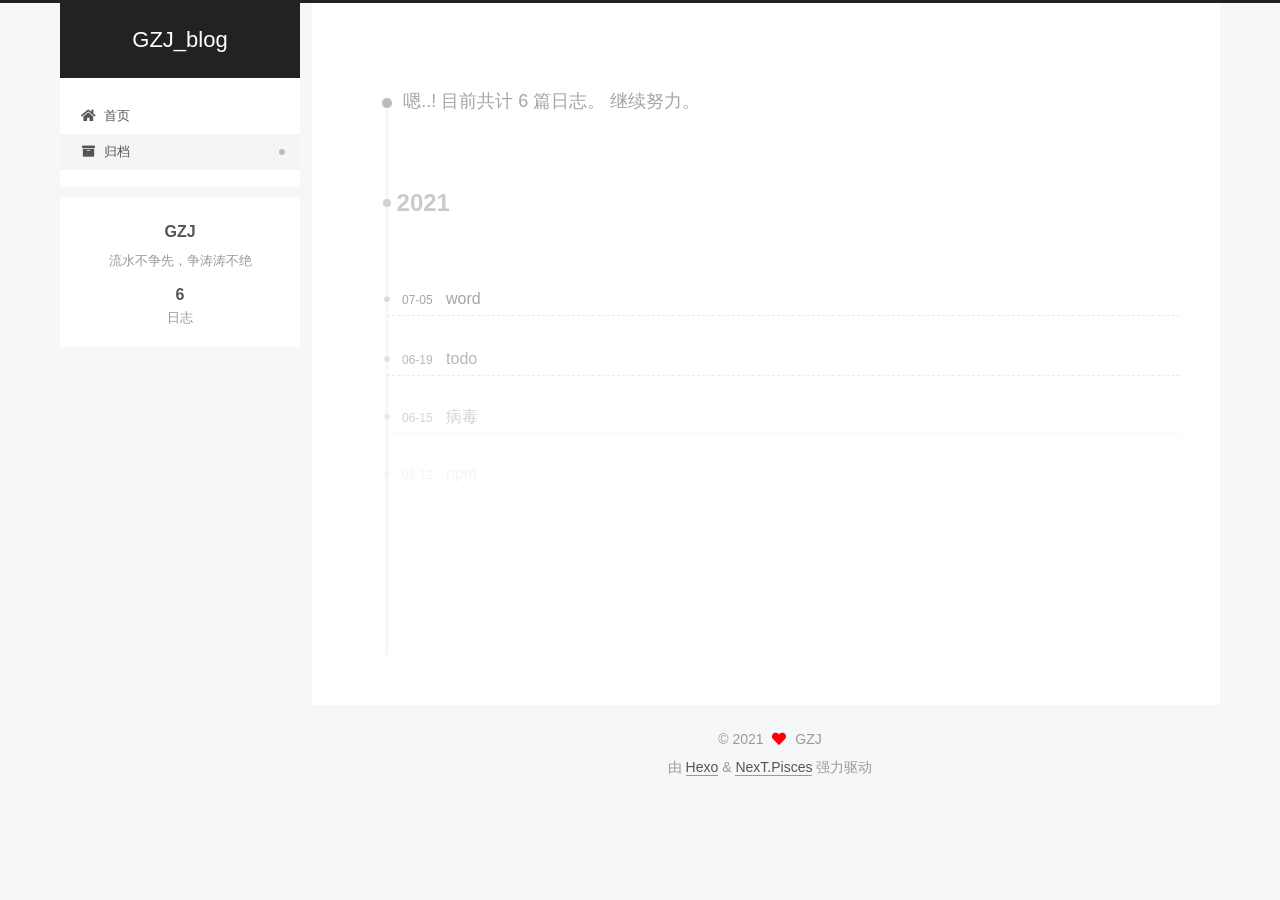
<file: archives/index.html>
<!DOCTYPE html>
<html lang="zh-CN">
<head>
  <meta charset="UTF-8">
<meta name="viewport" content="width=device-width, initial-scale=1, maximum-scale=2">
<meta name="theme-color" content="#222">
<meta name="generator" content="Hexo 5.4.0">
  <link rel="apple-touch-icon" sizes="180x180" href="/images/apple-touch-icon-next.png">
  <link rel="icon" type="image/png" sizes="32x32" href="/images/favicon-32x32-next.png">
  <link rel="icon" type="image/png" sizes="16x16" href="/images/favicon-16x16-next.png">
  <link rel="mask-icon" href="/images/logo.svg" color="#222">

<link rel="stylesheet" href="/css/main.css">


<link rel="stylesheet" href="/lib/font-awesome/css/all.min.css">

<script id="hexo-configurations">
    var NexT = window.NexT || {};
    var CONFIG = {"hostname":"example.com","root":"/","scheme":"Pisces","version":"7.8.0","exturl":false,"sidebar":{"position":"left","display":"post","padding":18,"offset":12,"onmobile":false},"copycode":{"enable":false,"show_result":false,"style":null},"back2top":{"enable":true,"sidebar":false,"scrollpercent":false},"bookmark":{"enable":false,"color":"#222","save":"auto"},"fancybox":false,"mediumzoom":false,"lazyload":false,"pangu":false,"comments":{"style":"tabs","active":null,"storage":true,"lazyload":false,"nav":null},"algolia":{"hits":{"per_page":10},"labels":{"input_placeholder":"Search for Posts","hits_empty":"We didn't find any results for the search: ${query}","hits_stats":"${hits} results found in ${time} ms"}},"localsearch":{"enable":false,"trigger":"auto","top_n_per_article":1,"unescape":false,"preload":false},"motion":{"enable":true,"async":false,"transition":{"post_block":"fadeIn","post_header":"slideDownIn","post_body":"slideDownIn","coll_header":"slideLeftIn","sidebar":"slideUpIn"}}};
  </script>

  <meta name="description" content="流水不争先，争涛涛不绝">
<meta property="og:type" content="website">
<meta property="og:title" content="GZJ_blog">
<meta property="og:url" content="http://example.com/archives/index.html">
<meta property="og:site_name" content="GZJ_blog">
<meta property="og:description" content="流水不争先，争涛涛不绝">
<meta property="og:locale" content="zh_CN">
<meta property="article:author" content="GZJ">
<meta name="twitter:card" content="summary">

<link rel="canonical" href="http://example.com/archives/">


<script id="page-configurations">
  // https://hexo.io/docs/variables.html
  CONFIG.page = {
    sidebar: "",
    isHome : false,
    isPost : false,
    lang   : 'zh-CN'
  };
</script>

  <title>归档 | GZJ_blog</title>
  






  <noscript>
  <style>
  .use-motion .brand,
  .use-motion .menu-item,
  .sidebar-inner,
  .use-motion .post-block,
  .use-motion .pagination,
  .use-motion .comments,
  .use-motion .post-header,
  .use-motion .post-body,
  .use-motion .collection-header { opacity: initial; }

  .use-motion .site-title,
  .use-motion .site-subtitle {
    opacity: initial;
    top: initial;
  }

  .use-motion .logo-line-before i { left: initial; }
  .use-motion .logo-line-after i { right: initial; }
  </style>
</noscript>

</head>

<body itemscope itemtype="http://schema.org/WebPage">
  <div class="container use-motion">
    <div class="headband"></div>

    <header class="header" itemscope itemtype="http://schema.org/WPHeader">
      <div class="header-inner"><div class="site-brand-container">
  <div class="site-nav-toggle">
    <div class="toggle" aria-label="切换导航栏">
      <span class="toggle-line toggle-line-first"></span>
      <span class="toggle-line toggle-line-middle"></span>
      <span class="toggle-line toggle-line-last"></span>
    </div>
  </div>

  <div class="site-meta">

    <a href="/" class="brand" rel="start">
      <span class="logo-line-before"><i></i></span>
      <h1 class="site-title">GZJ_blog</h1>
      <span class="logo-line-after"><i></i></span>
    </a>
  </div>

  <div class="site-nav-right">
    <div class="toggle popup-trigger">
    </div>
  </div>
</div>




<nav class="site-nav">
  <ul id="menu" class="main-menu menu">
        <li class="menu-item menu-item-home">

    <a href="/" rel="section"><i class="fa fa-home fa-fw"></i>首页</a>

  </li>
        <li class="menu-item menu-item-archives">

    <a href="/archives/" rel="section"><i class="fa fa-archive fa-fw"></i>归档</a>

  </li>
  </ul>
</nav>




</div>
    </header>

    
  <div class="back-to-top">
    <i class="fa fa-arrow-up"></i>
    <span>0%</span>
  </div>


    <main class="main">
      <div class="main-inner">
        <div class="content-wrap">
          

          <div class="content archive">
            

  
  
  
  <div class="post-block">
    <div class="posts-collapse">
      <div class="collection-title">
        <span class="collection-header">嗯..! 目前共计 6 篇日志。 继续努力。</span>
      </div>

      
    <div class="collection-year">
      <span class="collection-header">2021</span>
    </div>

  <article itemscope itemtype="http://schema.org/Article">
    <header class="post-header">

      <div class="post-meta">
        <time itemprop="dateCreated"
              datetime="2021-07-05T19:15:54+08:00"
              content="2021-07-05">
          07-05
        </time>
      </div>

      <div class="post-title">
          <a class="post-title-link" href="/2021/07/05/word/" itemprop="url">
            <span itemprop="name">word</span>
          </a>
      </div>

    </header>
  </article>

  <article itemscope itemtype="http://schema.org/Article">
    <header class="post-header">

      <div class="post-meta">
        <time itemprop="dateCreated"
              datetime="2021-06-19T20:47:14+08:00"
              content="2021-06-19">
          06-19
        </time>
      </div>

      <div class="post-title">
          <a class="post-title-link" href="/2021/06/19/todo/" itemprop="url">
            <span itemprop="name">todo</span>
          </a>
      </div>

    </header>
  </article>

  <article itemscope itemtype="http://schema.org/Article">
    <header class="post-header">

      <div class="post-meta">
        <time itemprop="dateCreated"
              datetime="2021-06-15T19:20:05+08:00"
              content="2021-06-15">
          06-15
        </time>
      </div>

      <div class="post-title">
          <a class="post-title-link" href="/2021/06/15/%E7%97%85%E6%AF%92/" itemprop="url">
            <span itemprop="name">病毒</span>
          </a>
      </div>

    </header>
  </article>

  <article itemscope itemtype="http://schema.org/Article">
    <header class="post-header">

      <div class="post-meta">
        <time itemprop="dateCreated"
              datetime="2021-06-12T19:02:44+08:00"
              content="2021-06-12">
          06-12
        </time>
      </div>

      <div class="post-title">
          <a class="post-title-link" href="/2021/06/12/npm/" itemprop="url">
            <span itemprop="name">npm</span>
          </a>
      </div>

    </header>
  </article>

  <article itemscope itemtype="http://schema.org/Article">
    <header class="post-header">

      <div class="post-meta">
        <time itemprop="dateCreated"
              datetime="2021-06-08T19:48:45+08:00"
              content="2021-06-08">
          06-08
        </time>
      </div>

      <div class="post-title">
          <a class="post-title-link" href="/2021/06/08/Tips/" itemprop="url">
            <span itemprop="name">未命名</span>
          </a>
      </div>

    </header>
  </article>

  <article itemscope itemtype="http://schema.org/Article">
    <header class="post-header">

      <div class="post-meta">
        <time itemprop="dateCreated"
              datetime="2021-06-08T12:44:26+08:00"
              content="2021-06-08">
          06-08
        </time>
      </div>

      <div class="post-title">
          <a class="post-title-link" href="/2021/06/08/hello-world/" itemprop="url">
            <span itemprop="name">Hello World</span>
          </a>
      </div>

    </header>
  </article>


    </div>
  </div>
  
  
  

  



          </div>
          

<script>
  window.addEventListener('tabs:register', () => {
    let { activeClass } = CONFIG.comments;
    if (CONFIG.comments.storage) {
      activeClass = localStorage.getItem('comments_active') || activeClass;
    }
    if (activeClass) {
      let activeTab = document.querySelector(`a[href="#comment-${activeClass}"]`);
      if (activeTab) {
        activeTab.click();
      }
    }
  });
  if (CONFIG.comments.storage) {
    window.addEventListener('tabs:click', event => {
      if (!event.target.matches('.tabs-comment .tab-content .tab-pane')) return;
      let commentClass = event.target.classList[1];
      localStorage.setItem('comments_active', commentClass);
    });
  }
</script>

        </div>
          
  
  <div class="toggle sidebar-toggle">
    <span class="toggle-line toggle-line-first"></span>
    <span class="toggle-line toggle-line-middle"></span>
    <span class="toggle-line toggle-line-last"></span>
  </div>

  <aside class="sidebar">
    <div class="sidebar-inner">

      <ul class="sidebar-nav motion-element">
        <li class="sidebar-nav-toc">
          文章目录
        </li>
        <li class="sidebar-nav-overview">
          站点概览
        </li>
      </ul>

      <!--noindex-->
      <div class="post-toc-wrap sidebar-panel">
      </div>
      <!--/noindex-->

      <div class="site-overview-wrap sidebar-panel">
        <div class="site-author motion-element" itemprop="author" itemscope itemtype="http://schema.org/Person">
  <p class="site-author-name" itemprop="name">GZJ</p>
  <div class="site-description" itemprop="description">流水不争先，争涛涛不绝</div>
</div>
<div class="site-state-wrap motion-element">
  <nav class="site-state">
      <div class="site-state-item site-state-posts">
          <a href="/archives/">
        
          <span class="site-state-item-count">6</span>
          <span class="site-state-item-name">日志</span>
        </a>
      </div>
  </nav>
</div>



      </div>

    </div>
  </aside>
  <div id="sidebar-dimmer"></div>


      </div>
    </main>

    <footer class="footer">
      <div class="footer-inner">
        

        

<div class="copyright">
  
  &copy; 
  <span itemprop="copyrightYear">2021</span>
  <span class="with-love">
    <i class="fa fa-heart"></i>
  </span>
  <span class="author" itemprop="copyrightHolder">GZJ</span>
</div>
  <div class="powered-by">由 <a href="https://hexo.io/" class="theme-link" rel="noopener" target="_blank">Hexo</a> & <a href="https://pisces.theme-next.org/" class="theme-link" rel="noopener" target="_blank">NexT.Pisces</a> 强力驱动
  </div>

        








      </div>
    </footer>
  </div>

  
  <script src="/lib/anime.min.js"></script>
  <script src="/lib/velocity/velocity.min.js"></script>
  <script src="/lib/velocity/velocity.ui.min.js"></script>

<script src="/js/utils.js"></script>

<script src="/js/motion.js"></script>


<script src="/js/schemes/pisces.js"></script>


<script src="/js/next-boot.js"></script>




  















  

  

</body>
</html>
</file>
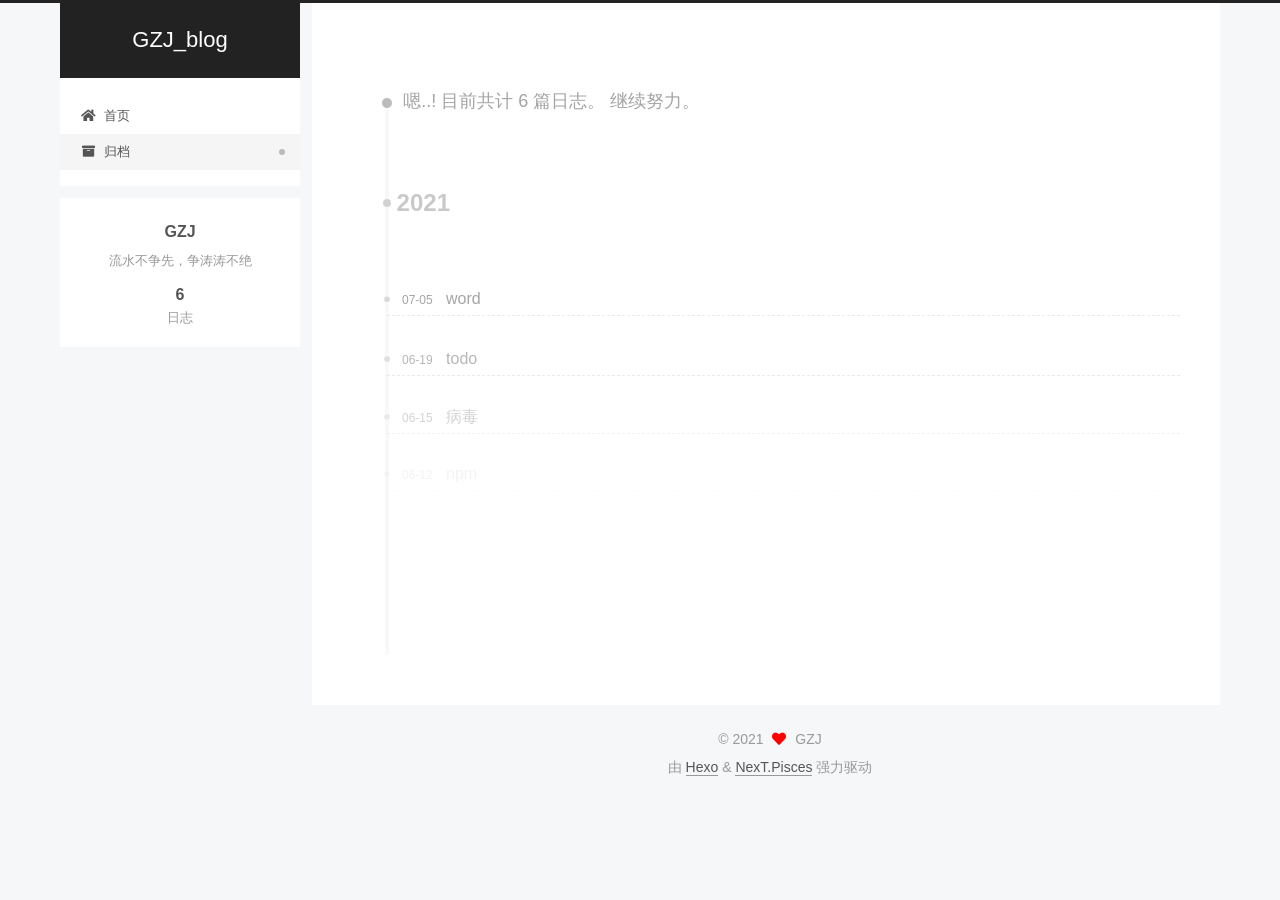
<file: archives/2021/index.html>
<!DOCTYPE html>
<html lang="zh-CN">
<head>
  <meta charset="UTF-8">
<meta name="viewport" content="width=device-width, initial-scale=1, maximum-scale=2">
<meta name="theme-color" content="#222">
<meta name="generator" content="Hexo 5.4.0">
  <link rel="apple-touch-icon" sizes="180x180" href="/images/apple-touch-icon-next.png">
  <link rel="icon" type="image/png" sizes="32x32" href="/images/favicon-32x32-next.png">
  <link rel="icon" type="image/png" sizes="16x16" href="/images/favicon-16x16-next.png">
  <link rel="mask-icon" href="/images/logo.svg" color="#222">

<link rel="stylesheet" href="/css/main.css">


<link rel="stylesheet" href="/lib/font-awesome/css/all.min.css">

<script id="hexo-configurations">
    var NexT = window.NexT || {};
    var CONFIG = {"hostname":"example.com","root":"/","scheme":"Pisces","version":"7.8.0","exturl":false,"sidebar":{"position":"left","display":"post","padding":18,"offset":12,"onmobile":false},"copycode":{"enable":false,"show_result":false,"style":null},"back2top":{"enable":true,"sidebar":false,"scrollpercent":false},"bookmark":{"enable":false,"color":"#222","save":"auto"},"fancybox":false,"mediumzoom":false,"lazyload":false,"pangu":false,"comments":{"style":"tabs","active":null,"storage":true,"lazyload":false,"nav":null},"algolia":{"hits":{"per_page":10},"labels":{"input_placeholder":"Search for Posts","hits_empty":"We didn't find any results for the search: ${query}","hits_stats":"${hits} results found in ${time} ms"}},"localsearch":{"enable":false,"trigger":"auto","top_n_per_article":1,"unescape":false,"preload":false},"motion":{"enable":true,"async":false,"transition":{"post_block":"fadeIn","post_header":"slideDownIn","post_body":"slideDownIn","coll_header":"slideLeftIn","sidebar":"slideUpIn"}}};
  </script>

  <meta name="description" content="流水不争先，争涛涛不绝">
<meta property="og:type" content="website">
<meta property="og:title" content="GZJ_blog">
<meta property="og:url" content="http://example.com/archives/2021/index.html">
<meta property="og:site_name" content="GZJ_blog">
<meta property="og:description" content="流水不争先，争涛涛不绝">
<meta property="og:locale" content="zh_CN">
<meta property="article:author" content="GZJ">
<meta name="twitter:card" content="summary">

<link rel="canonical" href="http://example.com/archives/2021/">


<script id="page-configurations">
  // https://hexo.io/docs/variables.html
  CONFIG.page = {
    sidebar: "",
    isHome : false,
    isPost : false,
    lang   : 'zh-CN'
  };
</script>

  <title>归档 | GZJ_blog</title>
  






  <noscript>
  <style>
  .use-motion .brand,
  .use-motion .menu-item,
  .sidebar-inner,
  .use-motion .post-block,
  .use-motion .pagination,
  .use-motion .comments,
  .use-motion .post-header,
  .use-motion .post-body,
  .use-motion .collection-header { opacity: initial; }

  .use-motion .site-title,
  .use-motion .site-subtitle {
    opacity: initial;
    top: initial;
  }

  .use-motion .logo-line-before i { left: initial; }
  .use-motion .logo-line-after i { right: initial; }
  </style>
</noscript>

</head>

<body itemscope itemtype="http://schema.org/WebPage">
  <div class="container use-motion">
    <div class="headband"></div>

    <header class="header" itemscope itemtype="http://schema.org/WPHeader">
      <div class="header-inner"><div class="site-brand-container">
  <div class="site-nav-toggle">
    <div class="toggle" aria-label="切换导航栏">
      <span class="toggle-line toggle-line-first"></span>
      <span class="toggle-line toggle-line-middle"></span>
      <span class="toggle-line toggle-line-last"></span>
    </div>
  </div>

  <div class="site-meta">

    <a href="/" class="brand" rel="start">
      <span class="logo-line-before"><i></i></span>
      <h1 class="site-title">GZJ_blog</h1>
      <span class="logo-line-after"><i></i></span>
    </a>
  </div>

  <div class="site-nav-right">
    <div class="toggle popup-trigger">
    </div>
  </div>
</div>




<nav class="site-nav">
  <ul id="menu" class="main-menu menu">
        <li class="menu-item menu-item-home">

    <a href="/" rel="section"><i class="fa fa-home fa-fw"></i>首页</a>

  </li>
        <li class="menu-item menu-item-archives">

    <a href="/archives/" rel="section"><i class="fa fa-archive fa-fw"></i>归档</a>

  </li>
  </ul>
</nav>




</div>
    </header>

    
  <div class="back-to-top">
    <i class="fa fa-arrow-up"></i>
    <span>0%</span>
  </div>


    <main class="main">
      <div class="main-inner">
        <div class="content-wrap">
          

          <div class="content archive">
            

  
  
  
  <div class="post-block">
    <div class="posts-collapse">
      <div class="collection-title">
        <span class="collection-header">嗯..! 目前共计 6 篇日志。 继续努力。</span>
      </div>

      
    <div class="collection-year">
      <span class="collection-header">2021</span>
    </div>

  <article itemscope itemtype="http://schema.org/Article">
    <header class="post-header">

      <div class="post-meta">
        <time itemprop="dateCreated"
              datetime="2021-07-05T19:15:54+08:00"
              content="2021-07-05">
          07-05
        </time>
      </div>

      <div class="post-title">
          <a class="post-title-link" href="/2021/07/05/word/" itemprop="url">
            <span itemprop="name">word</span>
          </a>
      </div>

    </header>
  </article>

  <article itemscope itemtype="http://schema.org/Article">
    <header class="post-header">

      <div class="post-meta">
        <time itemprop="dateCreated"
              datetime="2021-06-19T20:47:14+08:00"
              content="2021-06-19">
          06-19
        </time>
      </div>

      <div class="post-title">
          <a class="post-title-link" href="/2021/06/19/todo/" itemprop="url">
            <span itemprop="name">todo</span>
          </a>
      </div>

    </header>
  </article>

  <article itemscope itemtype="http://schema.org/Article">
    <header class="post-header">

      <div class="post-meta">
        <time itemprop="dateCreated"
              datetime="2021-06-15T19:20:05+08:00"
              content="2021-06-15">
          06-15
        </time>
      </div>

      <div class="post-title">
          <a class="post-title-link" href="/2021/06/15/%E7%97%85%E6%AF%92/" itemprop="url">
            <span itemprop="name">病毒</span>
          </a>
      </div>

    </header>
  </article>

  <article itemscope itemtype="http://schema.org/Article">
    <header class="post-header">

      <div class="post-meta">
        <time itemprop="dateCreated"
              datetime="2021-06-12T19:02:44+08:00"
              content="2021-06-12">
          06-12
        </time>
      </div>

      <div class="post-title">
          <a class="post-title-link" href="/2021/06/12/npm/" itemprop="url">
            <span itemprop="name">npm</span>
          </a>
      </div>

    </header>
  </article>

  <article itemscope itemtype="http://schema.org/Article">
    <header class="post-header">

      <div class="post-meta">
        <time itemprop="dateCreated"
              datetime="2021-06-08T19:48:45+08:00"
              content="2021-06-08">
          06-08
        </time>
      </div>

      <div class="post-title">
          <a class="post-title-link" href="/2021/06/08/Tips/" itemprop="url">
            <span itemprop="name">未命名</span>
          </a>
      </div>

    </header>
  </article>

  <article itemscope itemtype="http://schema.org/Article">
    <header class="post-header">

      <div class="post-meta">
        <time itemprop="dateCreated"
              datetime="2021-06-08T12:44:26+08:00"
              content="2021-06-08">
          06-08
        </time>
      </div>

      <div class="post-title">
          <a class="post-title-link" href="/2021/06/08/hello-world/" itemprop="url">
            <span itemprop="name">Hello World</span>
          </a>
      </div>

    </header>
  </article>


    </div>
  </div>
  
  
  

  



          </div>
          

<script>
  window.addEventListener('tabs:register', () => {
    let { activeClass } = CONFIG.comments;
    if (CONFIG.comments.storage) {
      activeClass = localStorage.getItem('comments_active') || activeClass;
    }
    if (activeClass) {
      let activeTab = document.querySelector(`a[href="#comment-${activeClass}"]`);
      if (activeTab) {
        activeTab.click();
      }
    }
  });
  if (CONFIG.comments.storage) {
    window.addEventListener('tabs:click', event => {
      if (!event.target.matches('.tabs-comment .tab-content .tab-pane')) return;
      let commentClass = event.target.classList[1];
      localStorage.setItem('comments_active', commentClass);
    });
  }
</script>

        </div>
          
  
  <div class="toggle sidebar-toggle">
    <span class="toggle-line toggle-line-first"></span>
    <span class="toggle-line toggle-line-middle"></span>
    <span class="toggle-line toggle-line-last"></span>
  </div>

  <aside class="sidebar">
    <div class="sidebar-inner">

      <ul class="sidebar-nav motion-element">
        <li class="sidebar-nav-toc">
          文章目录
        </li>
        <li class="sidebar-nav-overview">
          站点概览
        </li>
      </ul>

      <!--noindex-->
      <div class="post-toc-wrap sidebar-panel">
      </div>
      <!--/noindex-->

      <div class="site-overview-wrap sidebar-panel">
        <div class="site-author motion-element" itemprop="author" itemscope itemtype="http://schema.org/Person">
  <p class="site-author-name" itemprop="name">GZJ</p>
  <div class="site-description" itemprop="description">流水不争先，争涛涛不绝</div>
</div>
<div class="site-state-wrap motion-element">
  <nav class="site-state">
      <div class="site-state-item site-state-posts">
          <a href="/archives/">
        
          <span class="site-state-item-count">6</span>
          <span class="site-state-item-name">日志</span>
        </a>
      </div>
  </nav>
</div>



      </div>

    </div>
  </aside>
  <div id="sidebar-dimmer"></div>


      </div>
    </main>

    <footer class="footer">
      <div class="footer-inner">
        

        

<div class="copyright">
  
  &copy; 
  <span itemprop="copyrightYear">2021</span>
  <span class="with-love">
    <i class="fa fa-heart"></i>
  </span>
  <span class="author" itemprop="copyrightHolder">GZJ</span>
</div>
  <div class="powered-by">由 <a href="https://hexo.io/" class="theme-link" rel="noopener" target="_blank">Hexo</a> & <a href="https://pisces.theme-next.org/" class="theme-link" rel="noopener" target="_blank">NexT.Pisces</a> 强力驱动
  </div>

        








      </div>
    </footer>
  </div>

  
  <script src="/lib/anime.min.js"></script>
  <script src="/lib/velocity/velocity.min.js"></script>
  <script src="/lib/velocity/velocity.ui.min.js"></script>

<script src="/js/utils.js"></script>

<script src="/js/motion.js"></script>


<script src="/js/schemes/pisces.js"></script>


<script src="/js/next-boot.js"></script>




  















  

  

</body>
</html>
</file>
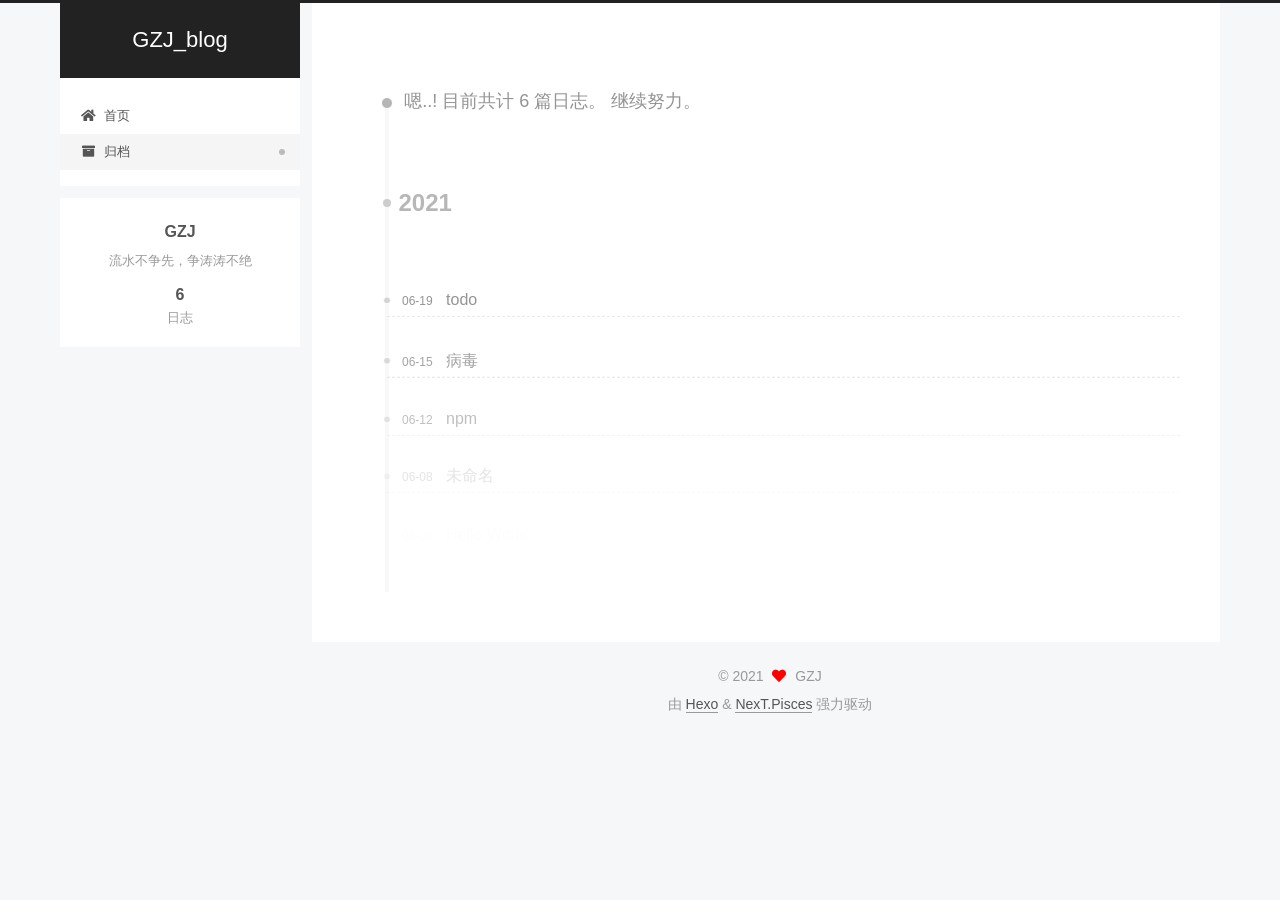
<file: archives/2021/06/index.html>
<!DOCTYPE html>
<html lang="zh-CN">
<head>
  <meta charset="UTF-8">
<meta name="viewport" content="width=device-width, initial-scale=1, maximum-scale=2">
<meta name="theme-color" content="#222">
<meta name="generator" content="Hexo 5.4.0">
  <link rel="apple-touch-icon" sizes="180x180" href="/images/apple-touch-icon-next.png">
  <link rel="icon" type="image/png" sizes="32x32" href="/images/favicon-32x32-next.png">
  <link rel="icon" type="image/png" sizes="16x16" href="/images/favicon-16x16-next.png">
  <link rel="mask-icon" href="/images/logo.svg" color="#222">

<link rel="stylesheet" href="/css/main.css">


<link rel="stylesheet" href="/lib/font-awesome/css/all.min.css">

<script id="hexo-configurations">
    var NexT = window.NexT || {};
    var CONFIG = {"hostname":"example.com","root":"/","scheme":"Pisces","version":"7.8.0","exturl":false,"sidebar":{"position":"left","display":"post","padding":18,"offset":12,"onmobile":false},"copycode":{"enable":false,"show_result":false,"style":null},"back2top":{"enable":true,"sidebar":false,"scrollpercent":false},"bookmark":{"enable":false,"color":"#222","save":"auto"},"fancybox":false,"mediumzoom":false,"lazyload":false,"pangu":false,"comments":{"style":"tabs","active":null,"storage":true,"lazyload":false,"nav":null},"algolia":{"hits":{"per_page":10},"labels":{"input_placeholder":"Search for Posts","hits_empty":"We didn't find any results for the search: ${query}","hits_stats":"${hits} results found in ${time} ms"}},"localsearch":{"enable":false,"trigger":"auto","top_n_per_article":1,"unescape":false,"preload":false},"motion":{"enable":true,"async":false,"transition":{"post_block":"fadeIn","post_header":"slideDownIn","post_body":"slideDownIn","coll_header":"slideLeftIn","sidebar":"slideUpIn"}}};
  </script>

  <meta name="description" content="流水不争先，争涛涛不绝">
<meta property="og:type" content="website">
<meta property="og:title" content="GZJ_blog">
<meta property="og:url" content="http://example.com/archives/2021/06/index.html">
<meta property="og:site_name" content="GZJ_blog">
<meta property="og:description" content="流水不争先，争涛涛不绝">
<meta property="og:locale" content="zh_CN">
<meta property="article:author" content="GZJ">
<meta name="twitter:card" content="summary">

<link rel="canonical" href="http://example.com/archives/2021/06/">


<script id="page-configurations">
  // https://hexo.io/docs/variables.html
  CONFIG.page = {
    sidebar: "",
    isHome : false,
    isPost : false,
    lang   : 'zh-CN'
  };
</script>

  <title>归档 | GZJ_blog</title>
  






  <noscript>
  <style>
  .use-motion .brand,
  .use-motion .menu-item,
  .sidebar-inner,
  .use-motion .post-block,
  .use-motion .pagination,
  .use-motion .comments,
  .use-motion .post-header,
  .use-motion .post-body,
  .use-motion .collection-header { opacity: initial; }

  .use-motion .site-title,
  .use-motion .site-subtitle {
    opacity: initial;
    top: initial;
  }

  .use-motion .logo-line-before i { left: initial; }
  .use-motion .logo-line-after i { right: initial; }
  </style>
</noscript>

</head>

<body itemscope itemtype="http://schema.org/WebPage">
  <div class="container use-motion">
    <div class="headband"></div>

    <header class="header" itemscope itemtype="http://schema.org/WPHeader">
      <div class="header-inner"><div class="site-brand-container">
  <div class="site-nav-toggle">
    <div class="toggle" aria-label="切换导航栏">
      <span class="toggle-line toggle-line-first"></span>
      <span class="toggle-line toggle-line-middle"></span>
      <span class="toggle-line toggle-line-last"></span>
    </div>
  </div>

  <div class="site-meta">

    <a href="/" class="brand" rel="start">
      <span class="logo-line-before"><i></i></span>
      <h1 class="site-title">GZJ_blog</h1>
      <span class="logo-line-after"><i></i></span>
    </a>
  </div>

  <div class="site-nav-right">
    <div class="toggle popup-trigger">
    </div>
  </div>
</div>




<nav class="site-nav">
  <ul id="menu" class="main-menu menu">
        <li class="menu-item menu-item-home">

    <a href="/" rel="section"><i class="fa fa-home fa-fw"></i>首页</a>

  </li>
        <li class="menu-item menu-item-archives">

    <a href="/archives/" rel="section"><i class="fa fa-archive fa-fw"></i>归档</a>

  </li>
  </ul>
</nav>




</div>
    </header>

    
  <div class="back-to-top">
    <i class="fa fa-arrow-up"></i>
    <span>0%</span>
  </div>


    <main class="main">
      <div class="main-inner">
        <div class="content-wrap">
          

          <div class="content archive">
            

  
  
  
  <div class="post-block">
    <div class="posts-collapse">
      <div class="collection-title">
        <span class="collection-header">嗯..! 目前共计 6 篇日志。 继续努力。</span>
      </div>

      
    <div class="collection-year">
      <span class="collection-header">2021</span>
    </div>

  <article itemscope itemtype="http://schema.org/Article">
    <header class="post-header">

      <div class="post-meta">
        <time itemprop="dateCreated"
              datetime="2021-06-19T20:47:14+08:00"
              content="2021-06-19">
          06-19
        </time>
      </div>

      <div class="post-title">
          <a class="post-title-link" href="/2021/06/19/todo/" itemprop="url">
            <span itemprop="name">todo</span>
          </a>
      </div>

    </header>
  </article>

  <article itemscope itemtype="http://schema.org/Article">
    <header class="post-header">

      <div class="post-meta">
        <time itemprop="dateCreated"
              datetime="2021-06-15T19:20:05+08:00"
              content="2021-06-15">
          06-15
        </time>
      </div>

      <div class="post-title">
          <a class="post-title-link" href="/2021/06/15/%E7%97%85%E6%AF%92/" itemprop="url">
            <span itemprop="name">病毒</span>
          </a>
      </div>

    </header>
  </article>

  <article itemscope itemtype="http://schema.org/Article">
    <header class="post-header">

      <div class="post-meta">
        <time itemprop="dateCreated"
              datetime="2021-06-12T19:02:44+08:00"
              content="2021-06-12">
          06-12
        </time>
      </div>

      <div class="post-title">
          <a class="post-title-link" href="/2021/06/12/npm/" itemprop="url">
            <span itemprop="name">npm</span>
          </a>
      </div>

    </header>
  </article>

  <article itemscope itemtype="http://schema.org/Article">
    <header class="post-header">

      <div class="post-meta">
        <time itemprop="dateCreated"
              datetime="2021-06-08T19:48:45+08:00"
              content="2021-06-08">
          06-08
        </time>
      </div>

      <div class="post-title">
          <a class="post-title-link" href="/2021/06/08/Tips/" itemprop="url">
            <span itemprop="name">未命名</span>
          </a>
      </div>

    </header>
  </article>

  <article itemscope itemtype="http://schema.org/Article">
    <header class="post-header">

      <div class="post-meta">
        <time itemprop="dateCreated"
              datetime="2021-06-08T12:44:26+08:00"
              content="2021-06-08">
          06-08
        </time>
      </div>

      <div class="post-title">
          <a class="post-title-link" href="/2021/06/08/hello-world/" itemprop="url">
            <span itemprop="name">Hello World</span>
          </a>
      </div>

    </header>
  </article>


    </div>
  </div>
  
  
  

  



          </div>
          

<script>
  window.addEventListener('tabs:register', () => {
    let { activeClass } = CONFIG.comments;
    if (CONFIG.comments.storage) {
      activeClass = localStorage.getItem('comments_active') || activeClass;
    }
    if (activeClass) {
      let activeTab = document.querySelector(`a[href="#comment-${activeClass}"]`);
      if (activeTab) {
        activeTab.click();
      }
    }
  });
  if (CONFIG.comments.storage) {
    window.addEventListener('tabs:click', event => {
      if (!event.target.matches('.tabs-comment .tab-content .tab-pane')) return;
      let commentClass = event.target.classList[1];
      localStorage.setItem('comments_active', commentClass);
    });
  }
</script>

        </div>
          
  
  <div class="toggle sidebar-toggle">
    <span class="toggle-line toggle-line-first"></span>
    <span class="toggle-line toggle-line-middle"></span>
    <span class="toggle-line toggle-line-last"></span>
  </div>

  <aside class="sidebar">
    <div class="sidebar-inner">

      <ul class="sidebar-nav motion-element">
        <li class="sidebar-nav-toc">
          文章目录
        </li>
        <li class="sidebar-nav-overview">
          站点概览
        </li>
      </ul>

      <!--noindex-->
      <div class="post-toc-wrap sidebar-panel">
      </div>
      <!--/noindex-->

      <div class="site-overview-wrap sidebar-panel">
        <div class="site-author motion-element" itemprop="author" itemscope itemtype="http://schema.org/Person">
  <p class="site-author-name" itemprop="name">GZJ</p>
  <div class="site-description" itemprop="description">流水不争先，争涛涛不绝</div>
</div>
<div class="site-state-wrap motion-element">
  <nav class="site-state">
      <div class="site-state-item site-state-posts">
          <a href="/archives/">
        
          <span class="site-state-item-count">6</span>
          <span class="site-state-item-name">日志</span>
        </a>
      </div>
  </nav>
</div>



      </div>

    </div>
  </aside>
  <div id="sidebar-dimmer"></div>


      </div>
    </main>

    <footer class="footer">
      <div class="footer-inner">
        

        

<div class="copyright">
  
  &copy; 
  <span itemprop="copyrightYear">2021</span>
  <span class="with-love">
    <i class="fa fa-heart"></i>
  </span>
  <span class="author" itemprop="copyrightHolder">GZJ</span>
</div>
  <div class="powered-by">由 <a href="https://hexo.io/" class="theme-link" rel="noopener" target="_blank">Hexo</a> & <a href="https://pisces.theme-next.org/" class="theme-link" rel="noopener" target="_blank">NexT.Pisces</a> 强力驱动
  </div>

        








      </div>
    </footer>
  </div>

  
  <script src="/lib/anime.min.js"></script>
  <script src="/lib/velocity/velocity.min.js"></script>
  <script src="/lib/velocity/velocity.ui.min.js"></script>

<script src="/js/utils.js"></script>

<script src="/js/motion.js"></script>


<script src="/js/schemes/pisces.js"></script>


<script src="/js/next-boot.js"></script>




  















  

  

</body>
</html>
</file>
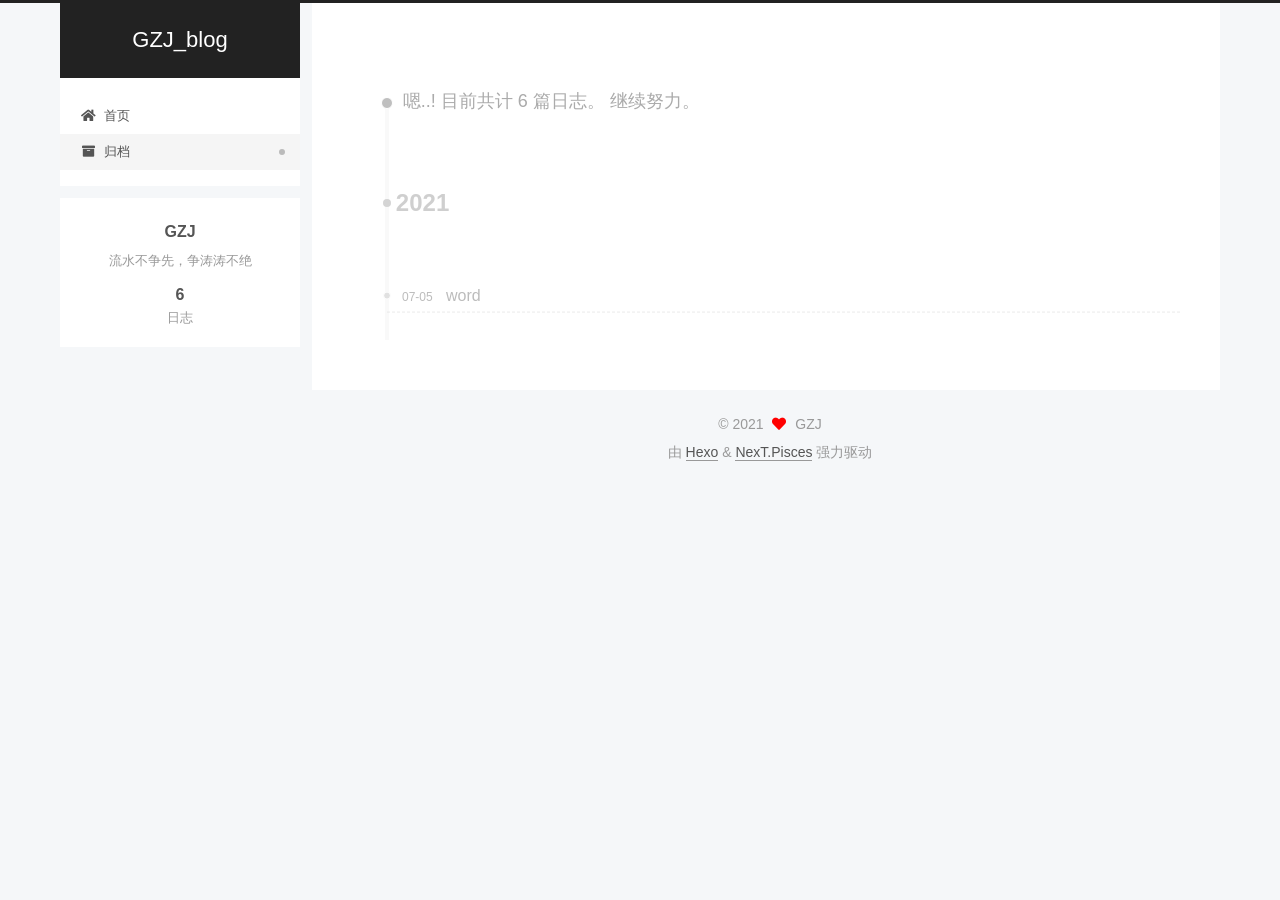
<file: archives/2021/07/index.html>
<!DOCTYPE html>
<html lang="zh-CN">
<head>
  <meta charset="UTF-8">
<meta name="viewport" content="width=device-width, initial-scale=1, maximum-scale=2">
<meta name="theme-color" content="#222">
<meta name="generator" content="Hexo 5.4.0">
  <link rel="apple-touch-icon" sizes="180x180" href="/images/apple-touch-icon-next.png">
  <link rel="icon" type="image/png" sizes="32x32" href="/images/favicon-32x32-next.png">
  <link rel="icon" type="image/png" sizes="16x16" href="/images/favicon-16x16-next.png">
  <link rel="mask-icon" href="/images/logo.svg" color="#222">

<link rel="stylesheet" href="/css/main.css">


<link rel="stylesheet" href="/lib/font-awesome/css/all.min.css">

<script id="hexo-configurations">
    var NexT = window.NexT || {};
    var CONFIG = {"hostname":"example.com","root":"/","scheme":"Pisces","version":"7.8.0","exturl":false,"sidebar":{"position":"left","display":"post","padding":18,"offset":12,"onmobile":false},"copycode":{"enable":false,"show_result":false,"style":null},"back2top":{"enable":true,"sidebar":false,"scrollpercent":false},"bookmark":{"enable":false,"color":"#222","save":"auto"},"fancybox":false,"mediumzoom":false,"lazyload":false,"pangu":false,"comments":{"style":"tabs","active":null,"storage":true,"lazyload":false,"nav":null},"algolia":{"hits":{"per_page":10},"labels":{"input_placeholder":"Search for Posts","hits_empty":"We didn't find any results for the search: ${query}","hits_stats":"${hits} results found in ${time} ms"}},"localsearch":{"enable":false,"trigger":"auto","top_n_per_article":1,"unescape":false,"preload":false},"motion":{"enable":true,"async":false,"transition":{"post_block":"fadeIn","post_header":"slideDownIn","post_body":"slideDownIn","coll_header":"slideLeftIn","sidebar":"slideUpIn"}}};
  </script>

  <meta name="description" content="流水不争先，争涛涛不绝">
<meta property="og:type" content="website">
<meta property="og:title" content="GZJ_blog">
<meta property="og:url" content="http://example.com/archives/2021/07/index.html">
<meta property="og:site_name" content="GZJ_blog">
<meta property="og:description" content="流水不争先，争涛涛不绝">
<meta property="og:locale" content="zh_CN">
<meta property="article:author" content="GZJ">
<meta name="twitter:card" content="summary">

<link rel="canonical" href="http://example.com/archives/2021/07/">


<script id="page-configurations">
  // https://hexo.io/docs/variables.html
  CONFIG.page = {
    sidebar: "",
    isHome : false,
    isPost : false,
    lang   : 'zh-CN'
  };
</script>

  <title>归档 | GZJ_blog</title>
  






  <noscript>
  <style>
  .use-motion .brand,
  .use-motion .menu-item,
  .sidebar-inner,
  .use-motion .post-block,
  .use-motion .pagination,
  .use-motion .comments,
  .use-motion .post-header,
  .use-motion .post-body,
  .use-motion .collection-header { opacity: initial; }

  .use-motion .site-title,
  .use-motion .site-subtitle {
    opacity: initial;
    top: initial;
  }

  .use-motion .logo-line-before i { left: initial; }
  .use-motion .logo-line-after i { right: initial; }
  </style>
</noscript>

</head>

<body itemscope itemtype="http://schema.org/WebPage">
  <div class="container use-motion">
    <div class="headband"></div>

    <header class="header" itemscope itemtype="http://schema.org/WPHeader">
      <div class="header-inner"><div class="site-brand-container">
  <div class="site-nav-toggle">
    <div class="toggle" aria-label="切换导航栏">
      <span class="toggle-line toggle-line-first"></span>
      <span class="toggle-line toggle-line-middle"></span>
      <span class="toggle-line toggle-line-last"></span>
    </div>
  </div>

  <div class="site-meta">

    <a href="/" class="brand" rel="start">
      <span class="logo-line-before"><i></i></span>
      <h1 class="site-title">GZJ_blog</h1>
      <span class="logo-line-after"><i></i></span>
    </a>
  </div>

  <div class="site-nav-right">
    <div class="toggle popup-trigger">
    </div>
  </div>
</div>




<nav class="site-nav">
  <ul id="menu" class="main-menu menu">
        <li class="menu-item menu-item-home">

    <a href="/" rel="section"><i class="fa fa-home fa-fw"></i>首页</a>

  </li>
        <li class="menu-item menu-item-archives">

    <a href="/archives/" rel="section"><i class="fa fa-archive fa-fw"></i>归档</a>

  </li>
  </ul>
</nav>




</div>
    </header>

    
  <div class="back-to-top">
    <i class="fa fa-arrow-up"></i>
    <span>0%</span>
  </div>


    <main class="main">
      <div class="main-inner">
        <div class="content-wrap">
          

          <div class="content archive">
            

  
  
  
  <div class="post-block">
    <div class="posts-collapse">
      <div class="collection-title">
        <span class="collection-header">嗯..! 目前共计 6 篇日志。 继续努力。</span>
      </div>

      
    <div class="collection-year">
      <span class="collection-header">2021</span>
    </div>

  <article itemscope itemtype="http://schema.org/Article">
    <header class="post-header">

      <div class="post-meta">
        <time itemprop="dateCreated"
              datetime="2021-07-05T19:15:54+08:00"
              content="2021-07-05">
          07-05
        </time>
      </div>

      <div class="post-title">
          <a class="post-title-link" href="/2021/07/05/word/" itemprop="url">
            <span itemprop="name">word</span>
          </a>
      </div>

    </header>
  </article>


    </div>
  </div>
  
  
  

  



          </div>
          

<script>
  window.addEventListener('tabs:register', () => {
    let { activeClass } = CONFIG.comments;
    if (CONFIG.comments.storage) {
      activeClass = localStorage.getItem('comments_active') || activeClass;
    }
    if (activeClass) {
      let activeTab = document.querySelector(`a[href="#comment-${activeClass}"]`);
      if (activeTab) {
        activeTab.click();
      }
    }
  });
  if (CONFIG.comments.storage) {
    window.addEventListener('tabs:click', event => {
      if (!event.target.matches('.tabs-comment .tab-content .tab-pane')) return;
      let commentClass = event.target.classList[1];
      localStorage.setItem('comments_active', commentClass);
    });
  }
</script>

        </div>
          
  
  <div class="toggle sidebar-toggle">
    <span class="toggle-line toggle-line-first"></span>
    <span class="toggle-line toggle-line-middle"></span>
    <span class="toggle-line toggle-line-last"></span>
  </div>

  <aside class="sidebar">
    <div class="sidebar-inner">

      <ul class="sidebar-nav motion-element">
        <li class="sidebar-nav-toc">
          文章目录
        </li>
        <li class="sidebar-nav-overview">
          站点概览
        </li>
      </ul>

      <!--noindex-->
      <div class="post-toc-wrap sidebar-panel">
      </div>
      <!--/noindex-->

      <div class="site-overview-wrap sidebar-panel">
        <div class="site-author motion-element" itemprop="author" itemscope itemtype="http://schema.org/Person">
  <p class="site-author-name" itemprop="name">GZJ</p>
  <div class="site-description" itemprop="description">流水不争先，争涛涛不绝</div>
</div>
<div class="site-state-wrap motion-element">
  <nav class="site-state">
      <div class="site-state-item site-state-posts">
          <a href="/archives/">
        
          <span class="site-state-item-count">6</span>
          <span class="site-state-item-name">日志</span>
        </a>
      </div>
  </nav>
</div>



      </div>

    </div>
  </aside>
  <div id="sidebar-dimmer"></div>


      </div>
    </main>

    <footer class="footer">
      <div class="footer-inner">
        

        

<div class="copyright">
  
  &copy; 
  <span itemprop="copyrightYear">2021</span>
  <span class="with-love">
    <i class="fa fa-heart"></i>
  </span>
  <span class="author" itemprop="copyrightHolder">GZJ</span>
</div>
  <div class="powered-by">由 <a href="https://hexo.io/" class="theme-link" rel="noopener" target="_blank">Hexo</a> & <a href="https://pisces.theme-next.org/" class="theme-link" rel="noopener" target="_blank">NexT.Pisces</a> 强力驱动
  </div>

        








      </div>
    </footer>
  </div>

  
  <script src="/lib/anime.min.js"></script>
  <script src="/lib/velocity/velocity.min.js"></script>
  <script src="/lib/velocity/velocity.ui.min.js"></script>

<script src="/js/utils.js"></script>

<script src="/js/motion.js"></script>


<script src="/js/schemes/pisces.js"></script>


<script src="/js/next-boot.js"></script>




  















  

  

</body>
</html>
</file>
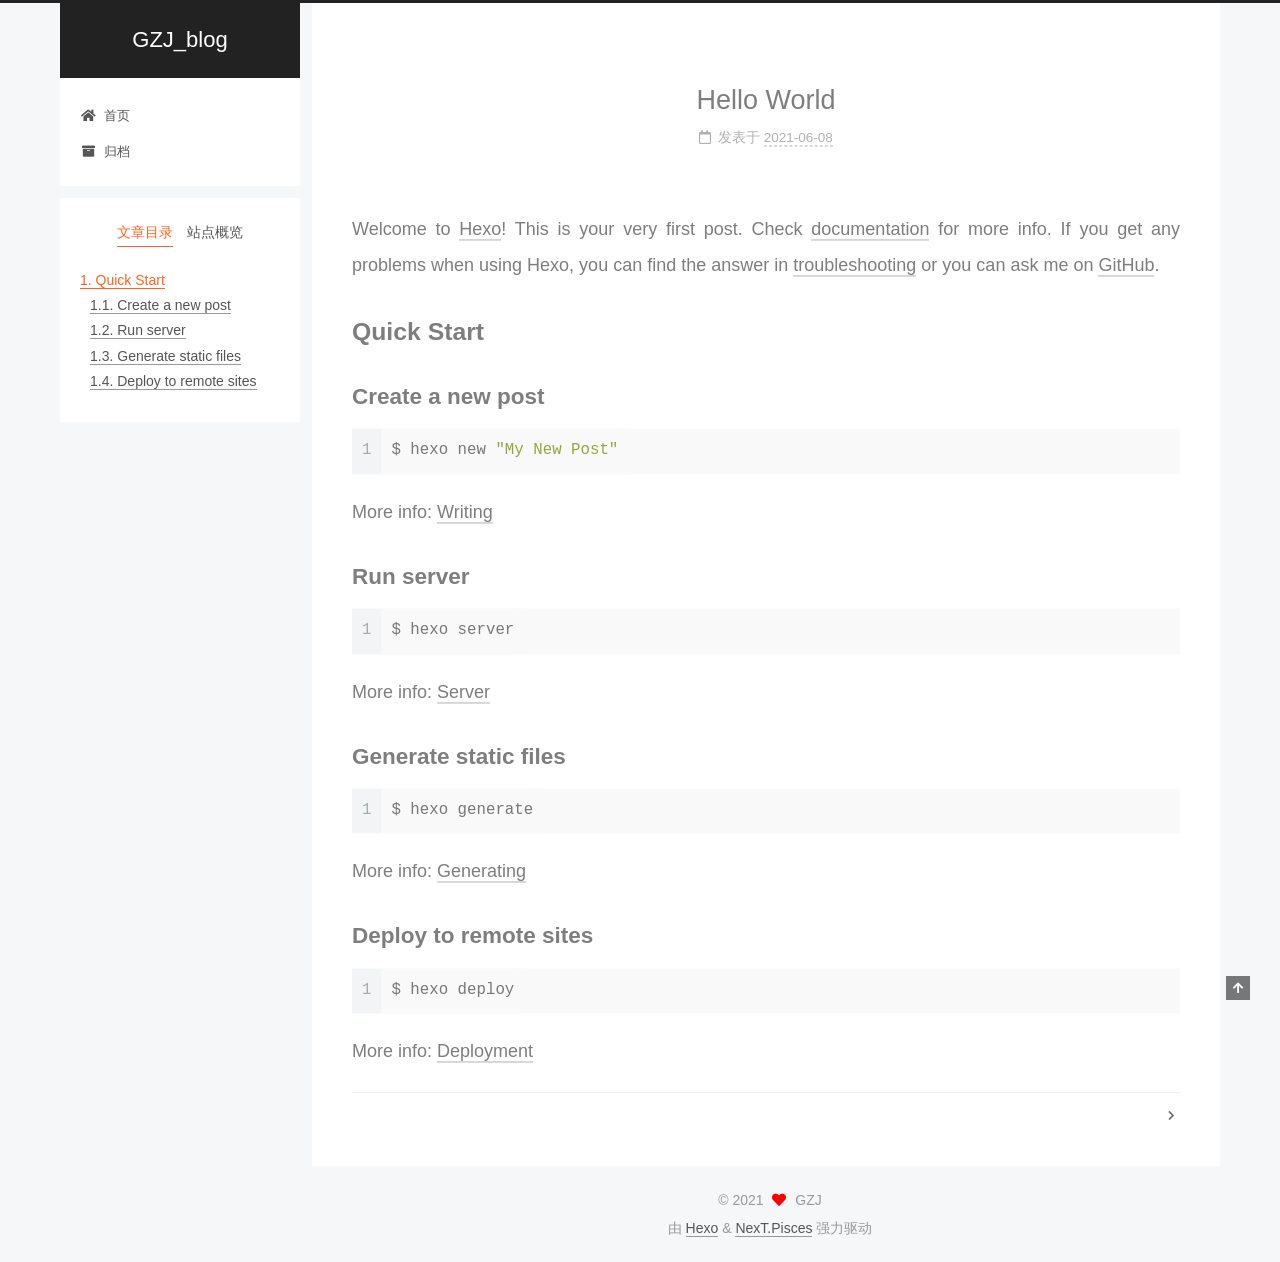
<file: 2021/06/08/hello-world/index.html>
<!DOCTYPE html>
<html lang="zh-CN">
<head>
  <meta charset="UTF-8">
<meta name="viewport" content="width=device-width, initial-scale=1, maximum-scale=2">
<meta name="theme-color" content="#222">
<meta name="generator" content="Hexo 5.4.0">
  <link rel="apple-touch-icon" sizes="180x180" href="/images/apple-touch-icon-next.png">
  <link rel="icon" type="image/png" sizes="32x32" href="/images/favicon-32x32-next.png">
  <link rel="icon" type="image/png" sizes="16x16" href="/images/favicon-16x16-next.png">
  <link rel="mask-icon" href="/images/logo.svg" color="#222">

<link rel="stylesheet" href="/css/main.css">


<link rel="stylesheet" href="/lib/font-awesome/css/all.min.css">

<script id="hexo-configurations">
    var NexT = window.NexT || {};
    var CONFIG = {"hostname":"example.com","root":"/","scheme":"Pisces","version":"7.8.0","exturl":false,"sidebar":{"position":"left","display":"post","padding":18,"offset":12,"onmobile":false},"copycode":{"enable":false,"show_result":false,"style":null},"back2top":{"enable":true,"sidebar":false,"scrollpercent":false},"bookmark":{"enable":false,"color":"#222","save":"auto"},"fancybox":false,"mediumzoom":false,"lazyload":false,"pangu":false,"comments":{"style":"tabs","active":null,"storage":true,"lazyload":false,"nav":null},"algolia":{"hits":{"per_page":10},"labels":{"input_placeholder":"Search for Posts","hits_empty":"We didn't find any results for the search: ${query}","hits_stats":"${hits} results found in ${time} ms"}},"localsearch":{"enable":false,"trigger":"auto","top_n_per_article":1,"unescape":false,"preload":false},"motion":{"enable":true,"async":false,"transition":{"post_block":"fadeIn","post_header":"slideDownIn","post_body":"slideDownIn","coll_header":"slideLeftIn","sidebar":"slideUpIn"}}};
  </script>

  <meta name="description" content="Welcome to Hexo! This is your very first post. Check documentation for more info. If you get any problems when using Hexo, you can find the answer in troubleshooting or you can ask me on GitHub. Quick">
<meta property="og:type" content="article">
<meta property="og:title" content="Hello World">
<meta property="og:url" content="http://example.com/2021/06/08/hello-world/index.html">
<meta property="og:site_name" content="GZJ_blog">
<meta property="og:description" content="Welcome to Hexo! This is your very first post. Check documentation for more info. If you get any problems when using Hexo, you can find the answer in troubleshooting or you can ask me on GitHub. Quick">
<meta property="og:locale" content="zh_CN">
<meta property="article:published_time" content="2021-06-08T04:44:26.960Z">
<meta property="article:modified_time" content="2021-06-08T04:44:26.960Z">
<meta property="article:author" content="GZJ">
<meta name="twitter:card" content="summary">

<link rel="canonical" href="http://example.com/2021/06/08/hello-world/">


<script id="page-configurations">
  // https://hexo.io/docs/variables.html
  CONFIG.page = {
    sidebar: "",
    isHome : false,
    isPost : true,
    lang   : 'zh-CN'
  };
</script>

  <title>Hello World | GZJ_blog</title>
  






  <noscript>
  <style>
  .use-motion .brand,
  .use-motion .menu-item,
  .sidebar-inner,
  .use-motion .post-block,
  .use-motion .pagination,
  .use-motion .comments,
  .use-motion .post-header,
  .use-motion .post-body,
  .use-motion .collection-header { opacity: initial; }

  .use-motion .site-title,
  .use-motion .site-subtitle {
    opacity: initial;
    top: initial;
  }

  .use-motion .logo-line-before i { left: initial; }
  .use-motion .logo-line-after i { right: initial; }
  </style>
</noscript>

</head>

<body itemscope itemtype="http://schema.org/WebPage">
  <div class="container use-motion">
    <div class="headband"></div>

    <header class="header" itemscope itemtype="http://schema.org/WPHeader">
      <div class="header-inner"><div class="site-brand-container">
  <div class="site-nav-toggle">
    <div class="toggle" aria-label="切换导航栏">
      <span class="toggle-line toggle-line-first"></span>
      <span class="toggle-line toggle-line-middle"></span>
      <span class="toggle-line toggle-line-last"></span>
    </div>
  </div>

  <div class="site-meta">

    <a href="/" class="brand" rel="start">
      <span class="logo-line-before"><i></i></span>
      <h1 class="site-title">GZJ_blog</h1>
      <span class="logo-line-after"><i></i></span>
    </a>
  </div>

  <div class="site-nav-right">
    <div class="toggle popup-trigger">
    </div>
  </div>
</div>




<nav class="site-nav">
  <ul id="menu" class="main-menu menu">
        <li class="menu-item menu-item-home">

    <a href="/" rel="section"><i class="fa fa-home fa-fw"></i>首页</a>

  </li>
        <li class="menu-item menu-item-archives">

    <a href="/archives/" rel="section"><i class="fa fa-archive fa-fw"></i>归档</a>

  </li>
  </ul>
</nav>




</div>
    </header>

    
  <div class="back-to-top">
    <i class="fa fa-arrow-up"></i>
    <span>0%</span>
  </div>


    <main class="main">
      <div class="main-inner">
        <div class="content-wrap">
          

          <div class="content post posts-expand">
            

    
  
  
  <article itemscope itemtype="http://schema.org/Article" class="post-block" lang="zh-CN">
    <link itemprop="mainEntityOfPage" href="http://example.com/2021/06/08/hello-world/">

    <span hidden itemprop="author" itemscope itemtype="http://schema.org/Person">
      <meta itemprop="image" content="/images/avatar.gif">
      <meta itemprop="name" content="GZJ">
      <meta itemprop="description" content="流水不争先，争涛涛不绝">
    </span>

    <span hidden itemprop="publisher" itemscope itemtype="http://schema.org/Organization">
      <meta itemprop="name" content="GZJ_blog">
    </span>
      <header class="post-header">
        <h1 class="post-title" itemprop="name headline">
          Hello World
        </h1>

        <div class="post-meta">
            <span class="post-meta-item">
              <span class="post-meta-item-icon">
                <i class="far fa-calendar"></i>
              </span>
              <span class="post-meta-item-text">发表于</span>

              <time title="创建时间：2021-06-08 12:44:26" itemprop="dateCreated datePublished" datetime="2021-06-08T12:44:26+08:00">2021-06-08</time>
            </span>

          

        </div>
      </header>

    
    
    
    <div class="post-body" itemprop="articleBody">

      
        <p>Welcome to <a target="_blank" rel="noopener" href="https://hexo.io/">Hexo</a>! This is your very first post. Check <a target="_blank" rel="noopener" href="https://hexo.io/docs/">documentation</a> for more info. If you get any problems when using Hexo, you can find the answer in <a target="_blank" rel="noopener" href="https://hexo.io/docs/troubleshooting.html">troubleshooting</a> or you can ask me on <a target="_blank" rel="noopener" href="https://github.com/hexojs/hexo/issues">GitHub</a>.</p>
<h2 id="Quick-Start"><a href="#Quick-Start" class="headerlink" title="Quick Start"></a>Quick Start</h2><h3 id="Create-a-new-post"><a href="#Create-a-new-post" class="headerlink" title="Create a new post"></a>Create a new post</h3><figure class="highlight bash"><table><tr><td class="gutter"><pre><span class="line">1</span><br></pre></td><td class="code"><pre><span class="line">$ hexo new <span class="string">&quot;My New Post&quot;</span></span><br></pre></td></tr></table></figure>

<p>More info: <a target="_blank" rel="noopener" href="https://hexo.io/docs/writing.html">Writing</a></p>
<h3 id="Run-server"><a href="#Run-server" class="headerlink" title="Run server"></a>Run server</h3><figure class="highlight bash"><table><tr><td class="gutter"><pre><span class="line">1</span><br></pre></td><td class="code"><pre><span class="line">$ hexo server</span><br></pre></td></tr></table></figure>

<p>More info: <a target="_blank" rel="noopener" href="https://hexo.io/docs/server.html">Server</a></p>
<h3 id="Generate-static-files"><a href="#Generate-static-files" class="headerlink" title="Generate static files"></a>Generate static files</h3><figure class="highlight bash"><table><tr><td class="gutter"><pre><span class="line">1</span><br></pre></td><td class="code"><pre><span class="line">$ hexo generate</span><br></pre></td></tr></table></figure>

<p>More info: <a target="_blank" rel="noopener" href="https://hexo.io/docs/generating.html">Generating</a></p>
<h3 id="Deploy-to-remote-sites"><a href="#Deploy-to-remote-sites" class="headerlink" title="Deploy to remote sites"></a>Deploy to remote sites</h3><figure class="highlight bash"><table><tr><td class="gutter"><pre><span class="line">1</span><br></pre></td><td class="code"><pre><span class="line">$ hexo deploy</span><br></pre></td></tr></table></figure>

<p>More info: <a target="_blank" rel="noopener" href="https://hexo.io/docs/one-command-deployment.html">Deployment</a></p>

    </div>

    
    
    

      <footer class="post-footer">

        


        
    <div class="post-nav">
      <div class="post-nav-item"></div>
      <div class="post-nav-item">
    <a href="/2021/06/08/Tips/" rel="next" title="">
       <i class="fa fa-chevron-right"></i>
    </a></div>
    </div>
      </footer>
    
  </article>
  
  
  



          </div>
          

<script>
  window.addEventListener('tabs:register', () => {
    let { activeClass } = CONFIG.comments;
    if (CONFIG.comments.storage) {
      activeClass = localStorage.getItem('comments_active') || activeClass;
    }
    if (activeClass) {
      let activeTab = document.querySelector(`a[href="#comment-${activeClass}"]`);
      if (activeTab) {
        activeTab.click();
      }
    }
  });
  if (CONFIG.comments.storage) {
    window.addEventListener('tabs:click', event => {
      if (!event.target.matches('.tabs-comment .tab-content .tab-pane')) return;
      let commentClass = event.target.classList[1];
      localStorage.setItem('comments_active', commentClass);
    });
  }
</script>

        </div>
          
  
  <div class="toggle sidebar-toggle">
    <span class="toggle-line toggle-line-first"></span>
    <span class="toggle-line toggle-line-middle"></span>
    <span class="toggle-line toggle-line-last"></span>
  </div>

  <aside class="sidebar">
    <div class="sidebar-inner">

      <ul class="sidebar-nav motion-element">
        <li class="sidebar-nav-toc">
          文章目录
        </li>
        <li class="sidebar-nav-overview">
          站点概览
        </li>
      </ul>

      <!--noindex-->
      <div class="post-toc-wrap sidebar-panel">
          <div class="post-toc motion-element"><ol class="nav"><li class="nav-item nav-level-2"><a class="nav-link" href="#Quick-Start"><span class="nav-number">1.</span> <span class="nav-text">Quick Start</span></a><ol class="nav-child"><li class="nav-item nav-level-3"><a class="nav-link" href="#Create-a-new-post"><span class="nav-number">1.1.</span> <span class="nav-text">Create a new post</span></a></li><li class="nav-item nav-level-3"><a class="nav-link" href="#Run-server"><span class="nav-number">1.2.</span> <span class="nav-text">Run server</span></a></li><li class="nav-item nav-level-3"><a class="nav-link" href="#Generate-static-files"><span class="nav-number">1.3.</span> <span class="nav-text">Generate static files</span></a></li><li class="nav-item nav-level-3"><a class="nav-link" href="#Deploy-to-remote-sites"><span class="nav-number">1.4.</span> <span class="nav-text">Deploy to remote sites</span></a></li></ol></li></ol></div>
      </div>
      <!--/noindex-->

      <div class="site-overview-wrap sidebar-panel">
        <div class="site-author motion-element" itemprop="author" itemscope itemtype="http://schema.org/Person">
  <p class="site-author-name" itemprop="name">GZJ</p>
  <div class="site-description" itemprop="description">流水不争先，争涛涛不绝</div>
</div>
<div class="site-state-wrap motion-element">
  <nav class="site-state">
      <div class="site-state-item site-state-posts">
          <a href="/archives/">
        
          <span class="site-state-item-count">6</span>
          <span class="site-state-item-name">日志</span>
        </a>
      </div>
  </nav>
</div>



      </div>

    </div>
  </aside>
  <div id="sidebar-dimmer"></div>


      </div>
    </main>

    <footer class="footer">
      <div class="footer-inner">
        

        

<div class="copyright">
  
  &copy; 
  <span itemprop="copyrightYear">2021</span>
  <span class="with-love">
    <i class="fa fa-heart"></i>
  </span>
  <span class="author" itemprop="copyrightHolder">GZJ</span>
</div>
  <div class="powered-by">由 <a href="https://hexo.io/" class="theme-link" rel="noopener" target="_blank">Hexo</a> & <a href="https://pisces.theme-next.org/" class="theme-link" rel="noopener" target="_blank">NexT.Pisces</a> 强力驱动
  </div>

        








      </div>
    </footer>
  </div>

  
  <script src="/lib/anime.min.js"></script>
  <script src="/lib/velocity/velocity.min.js"></script>
  <script src="/lib/velocity/velocity.ui.min.js"></script>

<script src="/js/utils.js"></script>

<script src="/js/motion.js"></script>


<script src="/js/schemes/pisces.js"></script>


<script src="/js/next-boot.js"></script>




  















  

  

</body>
</html>
</file>
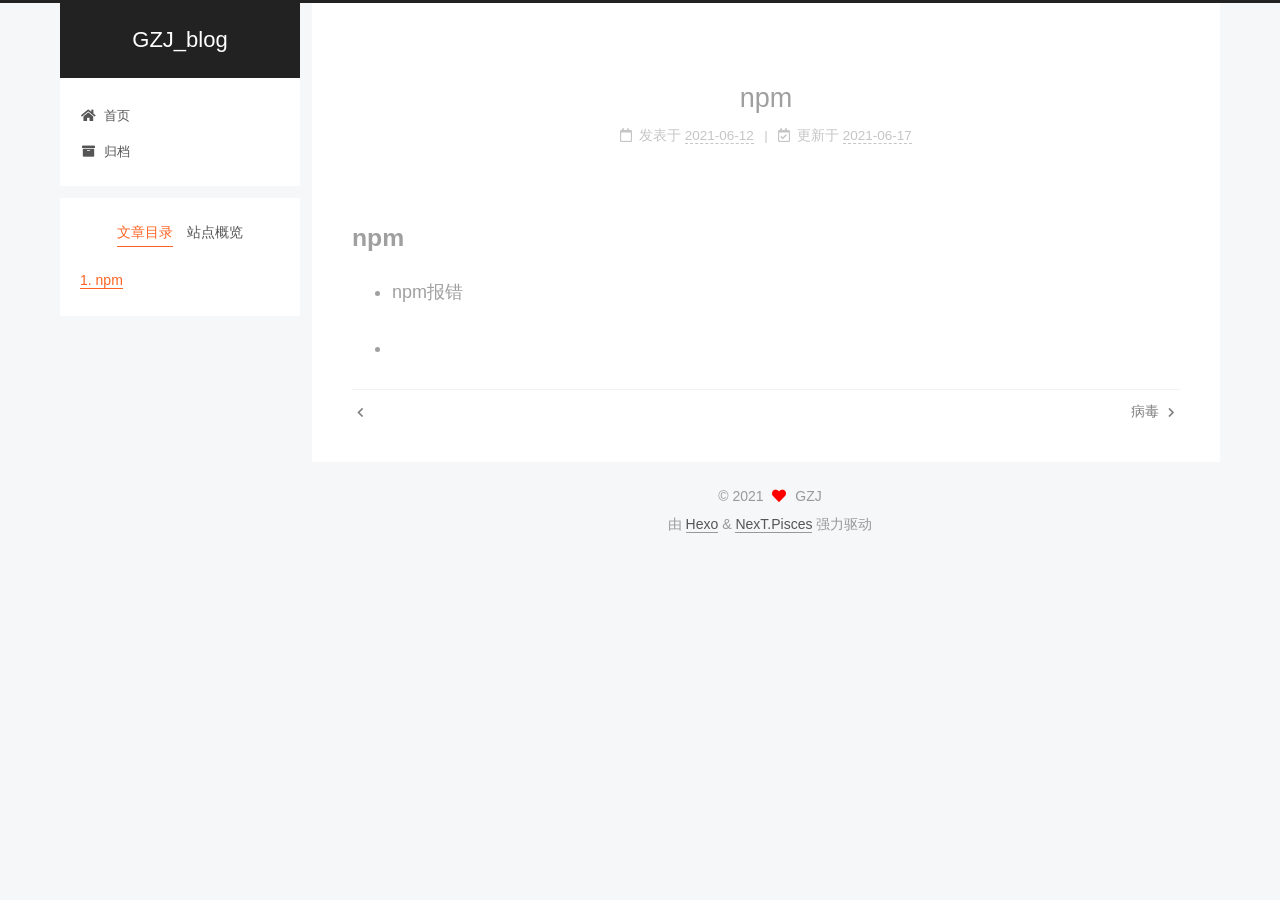
<file: 2021/06/12/npm/index.html>
<!DOCTYPE html>
<html lang="zh-CN">
<head>
  <meta charset="UTF-8">
<meta name="viewport" content="width=device-width, initial-scale=1, maximum-scale=2">
<meta name="theme-color" content="#222">
<meta name="generator" content="Hexo 5.4.0">
  <link rel="apple-touch-icon" sizes="180x180" href="/images/apple-touch-icon-next.png">
  <link rel="icon" type="image/png" sizes="32x32" href="/images/favicon-32x32-next.png">
  <link rel="icon" type="image/png" sizes="16x16" href="/images/favicon-16x16-next.png">
  <link rel="mask-icon" href="/images/logo.svg" color="#222">

<link rel="stylesheet" href="/css/main.css">


<link rel="stylesheet" href="/lib/font-awesome/css/all.min.css">

<script id="hexo-configurations">
    var NexT = window.NexT || {};
    var CONFIG = {"hostname":"example.com","root":"/","scheme":"Pisces","version":"7.8.0","exturl":false,"sidebar":{"position":"left","display":"post","padding":18,"offset":12,"onmobile":false},"copycode":{"enable":false,"show_result":false,"style":null},"back2top":{"enable":true,"sidebar":false,"scrollpercent":false},"bookmark":{"enable":false,"color":"#222","save":"auto"},"fancybox":false,"mediumzoom":false,"lazyload":false,"pangu":false,"comments":{"style":"tabs","active":null,"storage":true,"lazyload":false,"nav":null},"algolia":{"hits":{"per_page":10},"labels":{"input_placeholder":"Search for Posts","hits_empty":"We didn't find any results for the search: ${query}","hits_stats":"${hits} results found in ${time} ms"}},"localsearch":{"enable":false,"trigger":"auto","top_n_per_article":1,"unescape":false,"preload":false},"motion":{"enable":true,"async":false,"transition":{"post_block":"fadeIn","post_header":"slideDownIn","post_body":"slideDownIn","coll_header":"slideLeftIn","sidebar":"slideUpIn"}}};
  </script>

  <meta name="description" content="npm npm报错">
<meta property="og:type" content="article">
<meta property="og:title" content="npm">
<meta property="og:url" content="http://example.com/2021/06/12/npm/index.html">
<meta property="og:site_name" content="GZJ_blog">
<meta property="og:description" content="npm npm报错">
<meta property="og:locale" content="zh_CN">
<meta property="article:published_time" content="2021-06-12T11:02:44.000Z">
<meta property="article:modified_time" content="2021-06-17T05:30:23.310Z">
<meta property="article:author" content="GZJ">
<meta name="twitter:card" content="summary">

<link rel="canonical" href="http://example.com/2021/06/12/npm/">


<script id="page-configurations">
  // https://hexo.io/docs/variables.html
  CONFIG.page = {
    sidebar: "",
    isHome : false,
    isPost : true,
    lang   : 'zh-CN'
  };
</script>

  <title>npm | GZJ_blog</title>
  






  <noscript>
  <style>
  .use-motion .brand,
  .use-motion .menu-item,
  .sidebar-inner,
  .use-motion .post-block,
  .use-motion .pagination,
  .use-motion .comments,
  .use-motion .post-header,
  .use-motion .post-body,
  .use-motion .collection-header { opacity: initial; }

  .use-motion .site-title,
  .use-motion .site-subtitle {
    opacity: initial;
    top: initial;
  }

  .use-motion .logo-line-before i { left: initial; }
  .use-motion .logo-line-after i { right: initial; }
  </style>
</noscript>

</head>

<body itemscope itemtype="http://schema.org/WebPage">
  <div class="container use-motion">
    <div class="headband"></div>

    <header class="header" itemscope itemtype="http://schema.org/WPHeader">
      <div class="header-inner"><div class="site-brand-container">
  <div class="site-nav-toggle">
    <div class="toggle" aria-label="切换导航栏">
      <span class="toggle-line toggle-line-first"></span>
      <span class="toggle-line toggle-line-middle"></span>
      <span class="toggle-line toggle-line-last"></span>
    </div>
  </div>

  <div class="site-meta">

    <a href="/" class="brand" rel="start">
      <span class="logo-line-before"><i></i></span>
      <h1 class="site-title">GZJ_blog</h1>
      <span class="logo-line-after"><i></i></span>
    </a>
  </div>

  <div class="site-nav-right">
    <div class="toggle popup-trigger">
    </div>
  </div>
</div>




<nav class="site-nav">
  <ul id="menu" class="main-menu menu">
        <li class="menu-item menu-item-home">

    <a href="/" rel="section"><i class="fa fa-home fa-fw"></i>首页</a>

  </li>
        <li class="menu-item menu-item-archives">

    <a href="/archives/" rel="section"><i class="fa fa-archive fa-fw"></i>归档</a>

  </li>
  </ul>
</nav>




</div>
    </header>

    
  <div class="back-to-top">
    <i class="fa fa-arrow-up"></i>
    <span>0%</span>
  </div>


    <main class="main">
      <div class="main-inner">
        <div class="content-wrap">
          

          <div class="content post posts-expand">
            

    
  
  
  <article itemscope itemtype="http://schema.org/Article" class="post-block" lang="zh-CN">
    <link itemprop="mainEntityOfPage" href="http://example.com/2021/06/12/npm/">

    <span hidden itemprop="author" itemscope itemtype="http://schema.org/Person">
      <meta itemprop="image" content="/images/avatar.gif">
      <meta itemprop="name" content="GZJ">
      <meta itemprop="description" content="流水不争先，争涛涛不绝">
    </span>

    <span hidden itemprop="publisher" itemscope itemtype="http://schema.org/Organization">
      <meta itemprop="name" content="GZJ_blog">
    </span>
      <header class="post-header">
        <h1 class="post-title" itemprop="name headline">
          npm
        </h1>

        <div class="post-meta">
            <span class="post-meta-item">
              <span class="post-meta-item-icon">
                <i class="far fa-calendar"></i>
              </span>
              <span class="post-meta-item-text">发表于</span>

              <time title="创建时间：2021-06-12 19:02:44" itemprop="dateCreated datePublished" datetime="2021-06-12T19:02:44+08:00">2021-06-12</time>
            </span>
              <span class="post-meta-item">
                <span class="post-meta-item-icon">
                  <i class="far fa-calendar-check"></i>
                </span>
                <span class="post-meta-item-text">更新于</span>
                <time title="修改时间：2021-06-17 13:30:23" itemprop="dateModified" datetime="2021-06-17T13:30:23+08:00">2021-06-17</time>
              </span>

          

        </div>
      </header>

    
    
    
    <div class="post-body" itemprop="articleBody">

      
        <h2 id="npm"><a href="#npm" class="headerlink" title="npm"></a>npm</h2><ul>
<li><p>npm报错</p>
</li>
<li></li>
</ul>

    </div>

    
    
    

      <footer class="post-footer">

        


        
    <div class="post-nav">
      <div class="post-nav-item">
    <a href="/2021/06/08/Tips/" rel="prev" title="">
      <i class="fa fa-chevron-left"></i> 
    </a></div>
      <div class="post-nav-item">
    <a href="/2021/06/15/%E7%97%85%E6%AF%92/" rel="next" title="病毒">
      病毒 <i class="fa fa-chevron-right"></i>
    </a></div>
    </div>
      </footer>
    
  </article>
  
  
  



          </div>
          

<script>
  window.addEventListener('tabs:register', () => {
    let { activeClass } = CONFIG.comments;
    if (CONFIG.comments.storage) {
      activeClass = localStorage.getItem('comments_active') || activeClass;
    }
    if (activeClass) {
      let activeTab = document.querySelector(`a[href="#comment-${activeClass}"]`);
      if (activeTab) {
        activeTab.click();
      }
    }
  });
  if (CONFIG.comments.storage) {
    window.addEventListener('tabs:click', event => {
      if (!event.target.matches('.tabs-comment .tab-content .tab-pane')) return;
      let commentClass = event.target.classList[1];
      localStorage.setItem('comments_active', commentClass);
    });
  }
</script>

        </div>
          
  
  <div class="toggle sidebar-toggle">
    <span class="toggle-line toggle-line-first"></span>
    <span class="toggle-line toggle-line-middle"></span>
    <span class="toggle-line toggle-line-last"></span>
  </div>

  <aside class="sidebar">
    <div class="sidebar-inner">

      <ul class="sidebar-nav motion-element">
        <li class="sidebar-nav-toc">
          文章目录
        </li>
        <li class="sidebar-nav-overview">
          站点概览
        </li>
      </ul>

      <!--noindex-->
      <div class="post-toc-wrap sidebar-panel">
          <div class="post-toc motion-element"><ol class="nav"><li class="nav-item nav-level-2"><a class="nav-link" href="#npm"><span class="nav-number">1.</span> <span class="nav-text">npm</span></a></li></ol></div>
      </div>
      <!--/noindex-->

      <div class="site-overview-wrap sidebar-panel">
        <div class="site-author motion-element" itemprop="author" itemscope itemtype="http://schema.org/Person">
  <p class="site-author-name" itemprop="name">GZJ</p>
  <div class="site-description" itemprop="description">流水不争先，争涛涛不绝</div>
</div>
<div class="site-state-wrap motion-element">
  <nav class="site-state">
      <div class="site-state-item site-state-posts">
          <a href="/archives/">
        
          <span class="site-state-item-count">6</span>
          <span class="site-state-item-name">日志</span>
        </a>
      </div>
  </nav>
</div>



      </div>

    </div>
  </aside>
  <div id="sidebar-dimmer"></div>


      </div>
    </main>

    <footer class="footer">
      <div class="footer-inner">
        

        

<div class="copyright">
  
  &copy; 
  <span itemprop="copyrightYear">2021</span>
  <span class="with-love">
    <i class="fa fa-heart"></i>
  </span>
  <span class="author" itemprop="copyrightHolder">GZJ</span>
</div>
  <div class="powered-by">由 <a href="https://hexo.io/" class="theme-link" rel="noopener" target="_blank">Hexo</a> & <a href="https://pisces.theme-next.org/" class="theme-link" rel="noopener" target="_blank">NexT.Pisces</a> 强力驱动
  </div>

        








      </div>
    </footer>
  </div>

  
  <script src="/lib/anime.min.js"></script>
  <script src="/lib/velocity/velocity.min.js"></script>
  <script src="/lib/velocity/velocity.ui.min.js"></script>

<script src="/js/utils.js"></script>

<script src="/js/motion.js"></script>


<script src="/js/schemes/pisces.js"></script>


<script src="/js/next-boot.js"></script>




  















  

  

</body>
</html>
</file>
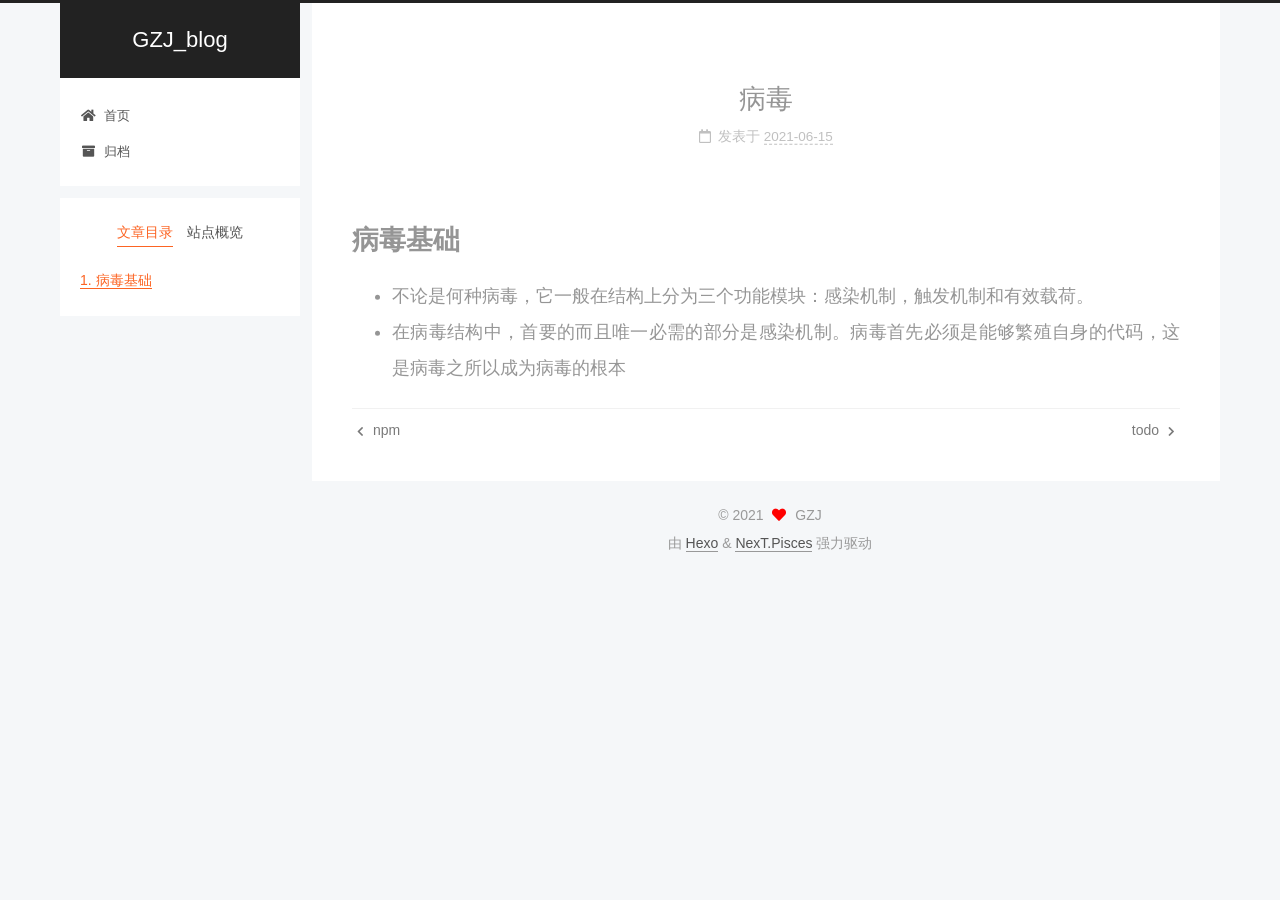
<file: 2021/06/15/病毒/index.html>
<!DOCTYPE html>
<html lang="zh-CN">
<head>
  <meta charset="UTF-8">
<meta name="viewport" content="width=device-width, initial-scale=1, maximum-scale=2">
<meta name="theme-color" content="#222">
<meta name="generator" content="Hexo 5.4.0">
  <link rel="apple-touch-icon" sizes="180x180" href="/images/apple-touch-icon-next.png">
  <link rel="icon" type="image/png" sizes="32x32" href="/images/favicon-32x32-next.png">
  <link rel="icon" type="image/png" sizes="16x16" href="/images/favicon-16x16-next.png">
  <link rel="mask-icon" href="/images/logo.svg" color="#222">

<link rel="stylesheet" href="/css/main.css">


<link rel="stylesheet" href="/lib/font-awesome/css/all.min.css">

<script id="hexo-configurations">
    var NexT = window.NexT || {};
    var CONFIG = {"hostname":"example.com","root":"/","scheme":"Pisces","version":"7.8.0","exturl":false,"sidebar":{"position":"left","display":"post","padding":18,"offset":12,"onmobile":false},"copycode":{"enable":false,"show_result":false,"style":null},"back2top":{"enable":true,"sidebar":false,"scrollpercent":false},"bookmark":{"enable":false,"color":"#222","save":"auto"},"fancybox":false,"mediumzoom":false,"lazyload":false,"pangu":false,"comments":{"style":"tabs","active":null,"storage":true,"lazyload":false,"nav":null},"algolia":{"hits":{"per_page":10},"labels":{"input_placeholder":"Search for Posts","hits_empty":"We didn't find any results for the search: ${query}","hits_stats":"${hits} results found in ${time} ms"}},"localsearch":{"enable":false,"trigger":"auto","top_n_per_article":1,"unescape":false,"preload":false},"motion":{"enable":true,"async":false,"transition":{"post_block":"fadeIn","post_header":"slideDownIn","post_body":"slideDownIn","coll_header":"slideLeftIn","sidebar":"slideUpIn"}}};
  </script>

  <meta name="description" content="病毒基础 不论是何种病毒，它一般在结构上分为三个功能模块：感染机制，触发机制和有效载荷。 在病毒结构中，首要的而且唯一必需的部分是感染机制。病毒首先必须是能够繁殖自身的代码，这是病毒之所以成为病毒的根本">
<meta property="og:type" content="article">
<meta property="og:title" content="病毒">
<meta property="og:url" content="http://example.com/2021/06/15/%E7%97%85%E6%AF%92/index.html">
<meta property="og:site_name" content="GZJ_blog">
<meta property="og:description" content="病毒基础 不论是何种病毒，它一般在结构上分为三个功能模块：感染机制，触发机制和有效载荷。 在病毒结构中，首要的而且唯一必需的部分是感染机制。病毒首先必须是能够繁殖自身的代码，这是病毒之所以成为病毒的根本">
<meta property="og:locale" content="zh_CN">
<meta property="article:published_time" content="2021-06-15T11:20:05.000Z">
<meta property="article:modified_time" content="2021-06-15T11:43:28.686Z">
<meta property="article:author" content="GZJ">
<meta name="twitter:card" content="summary">

<link rel="canonical" href="http://example.com/2021/06/15/%E7%97%85%E6%AF%92/">


<script id="page-configurations">
  // https://hexo.io/docs/variables.html
  CONFIG.page = {
    sidebar: "",
    isHome : false,
    isPost : true,
    lang   : 'zh-CN'
  };
</script>

  <title>病毒 | GZJ_blog</title>
  






  <noscript>
  <style>
  .use-motion .brand,
  .use-motion .menu-item,
  .sidebar-inner,
  .use-motion .post-block,
  .use-motion .pagination,
  .use-motion .comments,
  .use-motion .post-header,
  .use-motion .post-body,
  .use-motion .collection-header { opacity: initial; }

  .use-motion .site-title,
  .use-motion .site-subtitle {
    opacity: initial;
    top: initial;
  }

  .use-motion .logo-line-before i { left: initial; }
  .use-motion .logo-line-after i { right: initial; }
  </style>
</noscript>

</head>

<body itemscope itemtype="http://schema.org/WebPage">
  <div class="container use-motion">
    <div class="headband"></div>

    <header class="header" itemscope itemtype="http://schema.org/WPHeader">
      <div class="header-inner"><div class="site-brand-container">
  <div class="site-nav-toggle">
    <div class="toggle" aria-label="切换导航栏">
      <span class="toggle-line toggle-line-first"></span>
      <span class="toggle-line toggle-line-middle"></span>
      <span class="toggle-line toggle-line-last"></span>
    </div>
  </div>

  <div class="site-meta">

    <a href="/" class="brand" rel="start">
      <span class="logo-line-before"><i></i></span>
      <h1 class="site-title">GZJ_blog</h1>
      <span class="logo-line-after"><i></i></span>
    </a>
  </div>

  <div class="site-nav-right">
    <div class="toggle popup-trigger">
    </div>
  </div>
</div>




<nav class="site-nav">
  <ul id="menu" class="main-menu menu">
        <li class="menu-item menu-item-home">

    <a href="/" rel="section"><i class="fa fa-home fa-fw"></i>首页</a>

  </li>
        <li class="menu-item menu-item-archives">

    <a href="/archives/" rel="section"><i class="fa fa-archive fa-fw"></i>归档</a>

  </li>
  </ul>
</nav>




</div>
    </header>

    
  <div class="back-to-top">
    <i class="fa fa-arrow-up"></i>
    <span>0%</span>
  </div>


    <main class="main">
      <div class="main-inner">
        <div class="content-wrap">
          

          <div class="content post posts-expand">
            

    
  
  
  <article itemscope itemtype="http://schema.org/Article" class="post-block" lang="zh-CN">
    <link itemprop="mainEntityOfPage" href="http://example.com/2021/06/15/%E7%97%85%E6%AF%92/">

    <span hidden itemprop="author" itemscope itemtype="http://schema.org/Person">
      <meta itemprop="image" content="/images/avatar.gif">
      <meta itemprop="name" content="GZJ">
      <meta itemprop="description" content="流水不争先，争涛涛不绝">
    </span>

    <span hidden itemprop="publisher" itemscope itemtype="http://schema.org/Organization">
      <meta itemprop="name" content="GZJ_blog">
    </span>
      <header class="post-header">
        <h1 class="post-title" itemprop="name headline">
          病毒
        </h1>

        <div class="post-meta">
            <span class="post-meta-item">
              <span class="post-meta-item-icon">
                <i class="far fa-calendar"></i>
              </span>
              <span class="post-meta-item-text">发表于</span>
              

              <time title="创建时间：2021-06-15 19:20:05 / 修改时间：19:43:28" itemprop="dateCreated datePublished" datetime="2021-06-15T19:20:05+08:00">2021-06-15</time>
            </span>

          

        </div>
      </header>

    
    
    
    <div class="post-body" itemprop="articleBody">

      
        <h1 id="病毒基础"><a href="#病毒基础" class="headerlink" title="病毒基础"></a>病毒基础</h1><ul>
<li>不论是何种病毒，它一般在结构上分为三个功能模块：感染机制，触发机制和有效载荷。</li>
<li>在病毒结构中，首要的而且唯一必需的部分是感染机制。病毒首先必须是能够繁殖自身的代码，这是病毒之所以成为病毒的根本</li>
</ul>

    </div>

    
    
    

      <footer class="post-footer">

        


        
    <div class="post-nav">
      <div class="post-nav-item">
    <a href="/2021/06/12/npm/" rel="prev" title="npm">
      <i class="fa fa-chevron-left"></i> npm
    </a></div>
      <div class="post-nav-item">
    <a href="/2021/06/19/todo/" rel="next" title="todo">
      todo <i class="fa fa-chevron-right"></i>
    </a></div>
    </div>
      </footer>
    
  </article>
  
  
  



          </div>
          

<script>
  window.addEventListener('tabs:register', () => {
    let { activeClass } = CONFIG.comments;
    if (CONFIG.comments.storage) {
      activeClass = localStorage.getItem('comments_active') || activeClass;
    }
    if (activeClass) {
      let activeTab = document.querySelector(`a[href="#comment-${activeClass}"]`);
      if (activeTab) {
        activeTab.click();
      }
    }
  });
  if (CONFIG.comments.storage) {
    window.addEventListener('tabs:click', event => {
      if (!event.target.matches('.tabs-comment .tab-content .tab-pane')) return;
      let commentClass = event.target.classList[1];
      localStorage.setItem('comments_active', commentClass);
    });
  }
</script>

        </div>
          
  
  <div class="toggle sidebar-toggle">
    <span class="toggle-line toggle-line-first"></span>
    <span class="toggle-line toggle-line-middle"></span>
    <span class="toggle-line toggle-line-last"></span>
  </div>

  <aside class="sidebar">
    <div class="sidebar-inner">

      <ul class="sidebar-nav motion-element">
        <li class="sidebar-nav-toc">
          文章目录
        </li>
        <li class="sidebar-nav-overview">
          站点概览
        </li>
      </ul>

      <!--noindex-->
      <div class="post-toc-wrap sidebar-panel">
          <div class="post-toc motion-element"><ol class="nav"><li class="nav-item nav-level-1"><a class="nav-link" href="#%E7%97%85%E6%AF%92%E5%9F%BA%E7%A1%80"><span class="nav-number">1.</span> <span class="nav-text">病毒基础</span></a></li></ol></div>
      </div>
      <!--/noindex-->

      <div class="site-overview-wrap sidebar-panel">
        <div class="site-author motion-element" itemprop="author" itemscope itemtype="http://schema.org/Person">
  <p class="site-author-name" itemprop="name">GZJ</p>
  <div class="site-description" itemprop="description">流水不争先，争涛涛不绝</div>
</div>
<div class="site-state-wrap motion-element">
  <nav class="site-state">
      <div class="site-state-item site-state-posts">
          <a href="/archives/">
        
          <span class="site-state-item-count">6</span>
          <span class="site-state-item-name">日志</span>
        </a>
      </div>
  </nav>
</div>



      </div>

    </div>
  </aside>
  <div id="sidebar-dimmer"></div>


      </div>
    </main>

    <footer class="footer">
      <div class="footer-inner">
        

        

<div class="copyright">
  
  &copy; 
  <span itemprop="copyrightYear">2021</span>
  <span class="with-love">
    <i class="fa fa-heart"></i>
  </span>
  <span class="author" itemprop="copyrightHolder">GZJ</span>
</div>
  <div class="powered-by">由 <a href="https://hexo.io/" class="theme-link" rel="noopener" target="_blank">Hexo</a> & <a href="https://pisces.theme-next.org/" class="theme-link" rel="noopener" target="_blank">NexT.Pisces</a> 强力驱动
  </div>

        








      </div>
    </footer>
  </div>

  
  <script src="/lib/anime.min.js"></script>
  <script src="/lib/velocity/velocity.min.js"></script>
  <script src="/lib/velocity/velocity.ui.min.js"></script>

<script src="/js/utils.js"></script>

<script src="/js/motion.js"></script>


<script src="/js/schemes/pisces.js"></script>


<script src="/js/next-boot.js"></script>




  















  

  

</body>
</html>
</file>
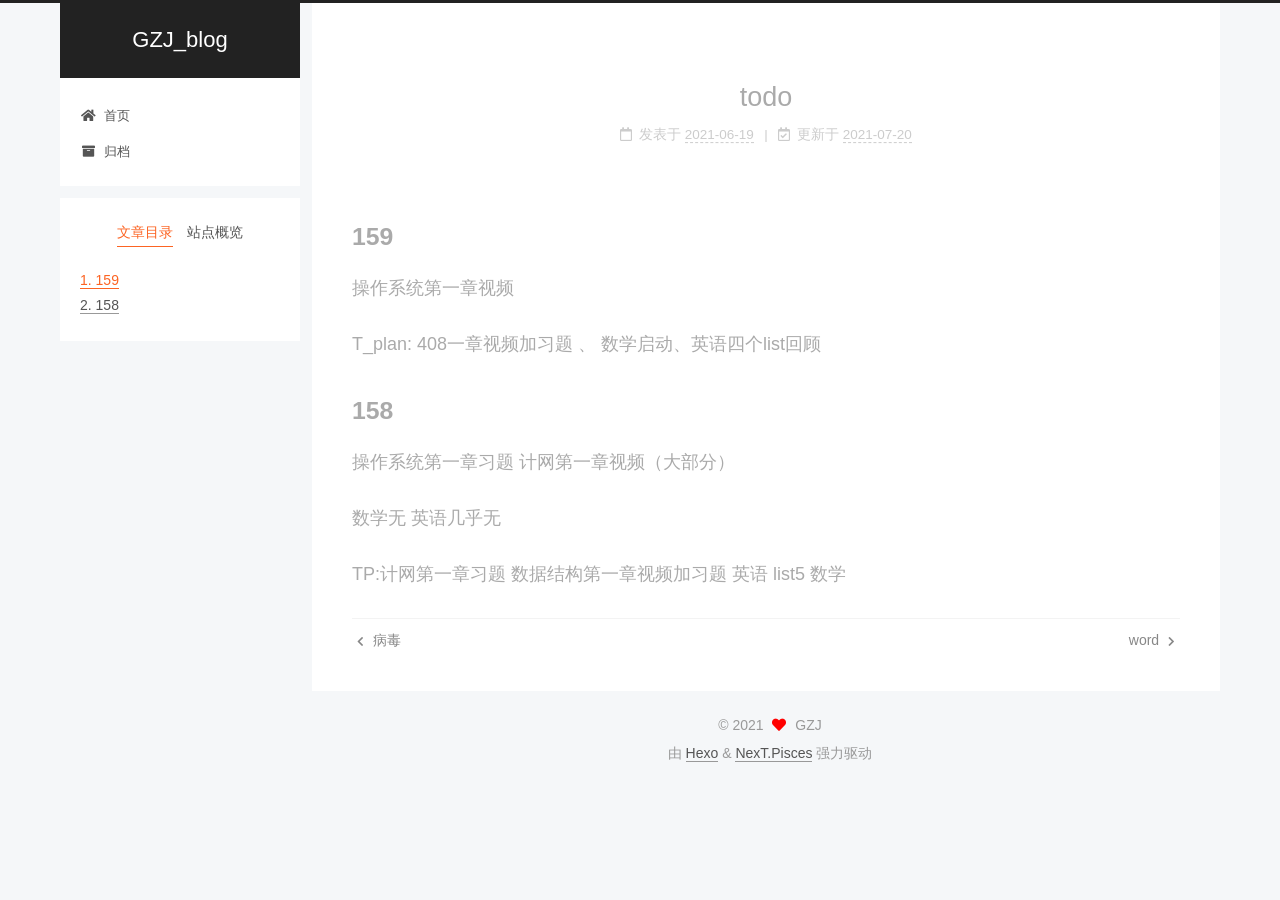
<file: 2021/06/19/todo/index.html>
<!DOCTYPE html>
<html lang="zh-CN">
<head>
  <meta charset="UTF-8">
<meta name="viewport" content="width=device-width, initial-scale=1, maximum-scale=2">
<meta name="theme-color" content="#222">
<meta name="generator" content="Hexo 5.4.0">
  <link rel="apple-touch-icon" sizes="180x180" href="/images/apple-touch-icon-next.png">
  <link rel="icon" type="image/png" sizes="32x32" href="/images/favicon-32x32-next.png">
  <link rel="icon" type="image/png" sizes="16x16" href="/images/favicon-16x16-next.png">
  <link rel="mask-icon" href="/images/logo.svg" color="#222">

<link rel="stylesheet" href="/css/main.css">


<link rel="stylesheet" href="/lib/font-awesome/css/all.min.css">

<script id="hexo-configurations">
    var NexT = window.NexT || {};
    var CONFIG = {"hostname":"example.com","root":"/","scheme":"Pisces","version":"7.8.0","exturl":false,"sidebar":{"position":"left","display":"post","padding":18,"offset":12,"onmobile":false},"copycode":{"enable":false,"show_result":false,"style":null},"back2top":{"enable":true,"sidebar":false,"scrollpercent":false},"bookmark":{"enable":false,"color":"#222","save":"auto"},"fancybox":false,"mediumzoom":false,"lazyload":false,"pangu":false,"comments":{"style":"tabs","active":null,"storage":true,"lazyload":false,"nav":null},"algolia":{"hits":{"per_page":10},"labels":{"input_placeholder":"Search for Posts","hits_empty":"We didn't find any results for the search: ${query}","hits_stats":"${hits} results found in ${time} ms"}},"localsearch":{"enable":false,"trigger":"auto","top_n_per_article":1,"unescape":false,"preload":false},"motion":{"enable":true,"async":false,"transition":{"post_block":"fadeIn","post_header":"slideDownIn","post_body":"slideDownIn","coll_header":"slideLeftIn","sidebar":"slideUpIn"}}};
  </script>

  <meta name="description" content="159操作系统第一章视频  T_plan: 408一章视频加习题 、 数学启动、英语四个list回顾 158操作系统第一章习题 计网第一章视频（大部分）  数学无 英语几乎无 TP:计网第一章习题 数据结构第一章视频加习题 英语 list5  数学">
<meta property="og:type" content="article">
<meta property="og:title" content="todo">
<meta property="og:url" content="http://example.com/2021/06/19/todo/index.html">
<meta property="og:site_name" content="GZJ_blog">
<meta property="og:description" content="159操作系统第一章视频  T_plan: 408一章视频加习题 、 数学启动、英语四个list回顾 158操作系统第一章习题 计网第一章视频（大部分）  数学无 英语几乎无 TP:计网第一章习题 数据结构第一章视频加习题 英语 list5  数学">
<meta property="og:locale" content="zh_CN">
<meta property="article:published_time" content="2021-06-19T12:47:14.000Z">
<meta property="article:modified_time" content="2021-07-20T14:47:03.694Z">
<meta property="article:author" content="GZJ">
<meta name="twitter:card" content="summary">

<link rel="canonical" href="http://example.com/2021/06/19/todo/">


<script id="page-configurations">
  // https://hexo.io/docs/variables.html
  CONFIG.page = {
    sidebar: "",
    isHome : false,
    isPost : true,
    lang   : 'zh-CN'
  };
</script>

  <title>todo | GZJ_blog</title>
  






  <noscript>
  <style>
  .use-motion .brand,
  .use-motion .menu-item,
  .sidebar-inner,
  .use-motion .post-block,
  .use-motion .pagination,
  .use-motion .comments,
  .use-motion .post-header,
  .use-motion .post-body,
  .use-motion .collection-header { opacity: initial; }

  .use-motion .site-title,
  .use-motion .site-subtitle {
    opacity: initial;
    top: initial;
  }

  .use-motion .logo-line-before i { left: initial; }
  .use-motion .logo-line-after i { right: initial; }
  </style>
</noscript>

</head>

<body itemscope itemtype="http://schema.org/WebPage">
  <div class="container use-motion">
    <div class="headband"></div>

    <header class="header" itemscope itemtype="http://schema.org/WPHeader">
      <div class="header-inner"><div class="site-brand-container">
  <div class="site-nav-toggle">
    <div class="toggle" aria-label="切换导航栏">
      <span class="toggle-line toggle-line-first"></span>
      <span class="toggle-line toggle-line-middle"></span>
      <span class="toggle-line toggle-line-last"></span>
    </div>
  </div>

  <div class="site-meta">

    <a href="/" class="brand" rel="start">
      <span class="logo-line-before"><i></i></span>
      <h1 class="site-title">GZJ_blog</h1>
      <span class="logo-line-after"><i></i></span>
    </a>
  </div>

  <div class="site-nav-right">
    <div class="toggle popup-trigger">
    </div>
  </div>
</div>




<nav class="site-nav">
  <ul id="menu" class="main-menu menu">
        <li class="menu-item menu-item-home">

    <a href="/" rel="section"><i class="fa fa-home fa-fw"></i>首页</a>

  </li>
        <li class="menu-item menu-item-archives">

    <a href="/archives/" rel="section"><i class="fa fa-archive fa-fw"></i>归档</a>

  </li>
  </ul>
</nav>




</div>
    </header>

    
  <div class="back-to-top">
    <i class="fa fa-arrow-up"></i>
    <span>0%</span>
  </div>


    <main class="main">
      <div class="main-inner">
        <div class="content-wrap">
          

          <div class="content post posts-expand">
            

    
  
  
  <article itemscope itemtype="http://schema.org/Article" class="post-block" lang="zh-CN">
    <link itemprop="mainEntityOfPage" href="http://example.com/2021/06/19/todo/">

    <span hidden itemprop="author" itemscope itemtype="http://schema.org/Person">
      <meta itemprop="image" content="/images/avatar.gif">
      <meta itemprop="name" content="GZJ">
      <meta itemprop="description" content="流水不争先，争涛涛不绝">
    </span>

    <span hidden itemprop="publisher" itemscope itemtype="http://schema.org/Organization">
      <meta itemprop="name" content="GZJ_blog">
    </span>
      <header class="post-header">
        <h1 class="post-title" itemprop="name headline">
          todo
        </h1>

        <div class="post-meta">
            <span class="post-meta-item">
              <span class="post-meta-item-icon">
                <i class="far fa-calendar"></i>
              </span>
              <span class="post-meta-item-text">发表于</span>

              <time title="创建时间：2021-06-19 20:47:14" itemprop="dateCreated datePublished" datetime="2021-06-19T20:47:14+08:00">2021-06-19</time>
            </span>
              <span class="post-meta-item">
                <span class="post-meta-item-icon">
                  <i class="far fa-calendar-check"></i>
                </span>
                <span class="post-meta-item-text">更新于</span>
                <time title="修改时间：2021-07-20 22:47:03" itemprop="dateModified" datetime="2021-07-20T22:47:03+08:00">2021-07-20</time>
              </span>

          

        </div>
      </header>

    
    
    
    <div class="post-body" itemprop="articleBody">

      
        <h2 id="159"><a href="#159" class="headerlink" title="159"></a>159</h2><p>操作系统第一章视频 </p>
<p>T_plan: 408一章视频加习题 、 数学启动、英语四个list回顾</p>
<h2 id="158"><a href="#158" class="headerlink" title="158"></a>158</h2><p>操作系统第一章习题 计网第一章视频（大部分） </p>
<p>数学无 英语几乎无</p>
<p>TP:计网第一章习题 数据结构第一章视频加习题 英语 list5  数学 </p>

    </div>

    
    
    

      <footer class="post-footer">

        


        
    <div class="post-nav">
      <div class="post-nav-item">
    <a href="/2021/06/15/%E7%97%85%E6%AF%92/" rel="prev" title="病毒">
      <i class="fa fa-chevron-left"></i> 病毒
    </a></div>
      <div class="post-nav-item">
    <a href="/2021/07/05/word/" rel="next" title="word">
      word <i class="fa fa-chevron-right"></i>
    </a></div>
    </div>
      </footer>
    
  </article>
  
  
  



          </div>
          

<script>
  window.addEventListener('tabs:register', () => {
    let { activeClass } = CONFIG.comments;
    if (CONFIG.comments.storage) {
      activeClass = localStorage.getItem('comments_active') || activeClass;
    }
    if (activeClass) {
      let activeTab = document.querySelector(`a[href="#comment-${activeClass}"]`);
      if (activeTab) {
        activeTab.click();
      }
    }
  });
  if (CONFIG.comments.storage) {
    window.addEventListener('tabs:click', event => {
      if (!event.target.matches('.tabs-comment .tab-content .tab-pane')) return;
      let commentClass = event.target.classList[1];
      localStorage.setItem('comments_active', commentClass);
    });
  }
</script>

        </div>
          
  
  <div class="toggle sidebar-toggle">
    <span class="toggle-line toggle-line-first"></span>
    <span class="toggle-line toggle-line-middle"></span>
    <span class="toggle-line toggle-line-last"></span>
  </div>

  <aside class="sidebar">
    <div class="sidebar-inner">

      <ul class="sidebar-nav motion-element">
        <li class="sidebar-nav-toc">
          文章目录
        </li>
        <li class="sidebar-nav-overview">
          站点概览
        </li>
      </ul>

      <!--noindex-->
      <div class="post-toc-wrap sidebar-panel">
          <div class="post-toc motion-element"><ol class="nav"><li class="nav-item nav-level-2"><a class="nav-link" href="#159"><span class="nav-number">1.</span> <span class="nav-text">159</span></a></li><li class="nav-item nav-level-2"><a class="nav-link" href="#158"><span class="nav-number">2.</span> <span class="nav-text">158</span></a></li></ol></div>
      </div>
      <!--/noindex-->

      <div class="site-overview-wrap sidebar-panel">
        <div class="site-author motion-element" itemprop="author" itemscope itemtype="http://schema.org/Person">
  <p class="site-author-name" itemprop="name">GZJ</p>
  <div class="site-description" itemprop="description">流水不争先，争涛涛不绝</div>
</div>
<div class="site-state-wrap motion-element">
  <nav class="site-state">
      <div class="site-state-item site-state-posts">
          <a href="/archives/">
        
          <span class="site-state-item-count">6</span>
          <span class="site-state-item-name">日志</span>
        </a>
      </div>
  </nav>
</div>



      </div>

    </div>
  </aside>
  <div id="sidebar-dimmer"></div>


      </div>
    </main>

    <footer class="footer">
      <div class="footer-inner">
        

        

<div class="copyright">
  
  &copy; 
  <span itemprop="copyrightYear">2021</span>
  <span class="with-love">
    <i class="fa fa-heart"></i>
  </span>
  <span class="author" itemprop="copyrightHolder">GZJ</span>
</div>
  <div class="powered-by">由 <a href="https://hexo.io/" class="theme-link" rel="noopener" target="_blank">Hexo</a> & <a href="https://pisces.theme-next.org/" class="theme-link" rel="noopener" target="_blank">NexT.Pisces</a> 强力驱动
  </div>

        








      </div>
    </footer>
  </div>

  
  <script src="/lib/anime.min.js"></script>
  <script src="/lib/velocity/velocity.min.js"></script>
  <script src="/lib/velocity/velocity.ui.min.js"></script>

<script src="/js/utils.js"></script>

<script src="/js/motion.js"></script>


<script src="/js/schemes/pisces.js"></script>


<script src="/js/next-boot.js"></script>




  















  

  

</body>
</html>
</file>
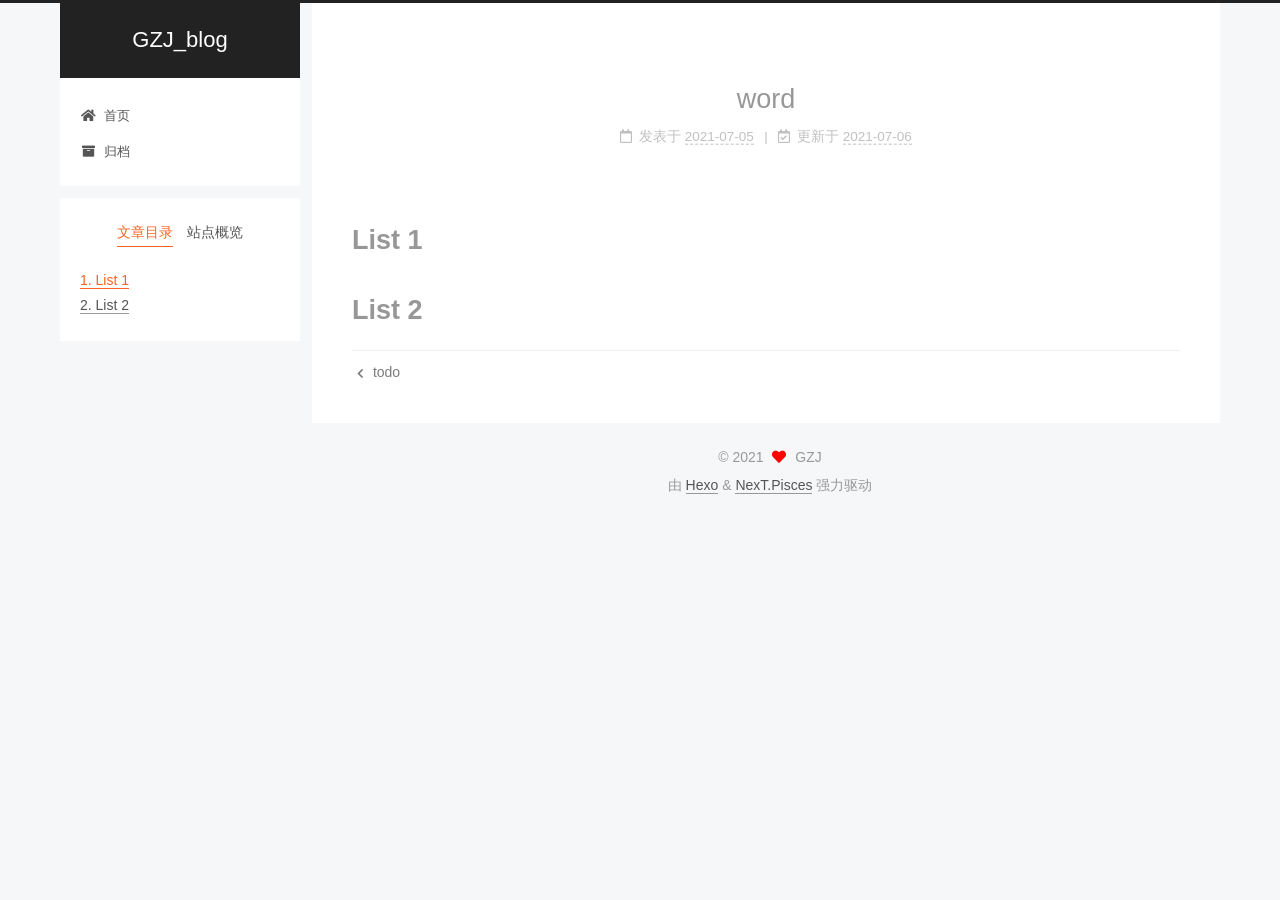
<file: 2021/07/05/word/index.html>
<!DOCTYPE html>
<html lang="zh-CN">
<head>
  <meta charset="UTF-8">
<meta name="viewport" content="width=device-width, initial-scale=1, maximum-scale=2">
<meta name="theme-color" content="#222">
<meta name="generator" content="Hexo 5.4.0">
  <link rel="apple-touch-icon" sizes="180x180" href="/images/apple-touch-icon-next.png">
  <link rel="icon" type="image/png" sizes="32x32" href="/images/favicon-32x32-next.png">
  <link rel="icon" type="image/png" sizes="16x16" href="/images/favicon-16x16-next.png">
  <link rel="mask-icon" href="/images/logo.svg" color="#222">

<link rel="stylesheet" href="/css/main.css">


<link rel="stylesheet" href="/lib/font-awesome/css/all.min.css">

<script id="hexo-configurations">
    var NexT = window.NexT || {};
    var CONFIG = {"hostname":"example.com","root":"/","scheme":"Pisces","version":"7.8.0","exturl":false,"sidebar":{"position":"left","display":"post","padding":18,"offset":12,"onmobile":false},"copycode":{"enable":false,"show_result":false,"style":null},"back2top":{"enable":true,"sidebar":false,"scrollpercent":false},"bookmark":{"enable":false,"color":"#222","save":"auto"},"fancybox":false,"mediumzoom":false,"lazyload":false,"pangu":false,"comments":{"style":"tabs","active":null,"storage":true,"lazyload":false,"nav":null},"algolia":{"hits":{"per_page":10},"labels":{"input_placeholder":"Search for Posts","hits_empty":"We didn't find any results for the search: ${query}","hits_stats":"${hits} results found in ${time} ms"}},"localsearch":{"enable":false,"trigger":"auto","top_n_per_article":1,"unescape":false,"preload":false},"motion":{"enable":true,"async":false,"transition":{"post_block":"fadeIn","post_header":"slideDownIn","post_body":"slideDownIn","coll_header":"slideLeftIn","sidebar":"slideUpIn"}}};
  </script>

  <meta name="description" content="List 1List 2">
<meta property="og:type" content="article">
<meta property="og:title" content="word">
<meta property="og:url" content="http://example.com/2021/07/05/word/index.html">
<meta property="og:site_name" content="GZJ_blog">
<meta property="og:description" content="List 1List 2">
<meta property="og:locale" content="zh_CN">
<meta property="article:published_time" content="2021-07-05T11:15:54.000Z">
<meta property="article:modified_time" content="2021-07-06T13:50:10.613Z">
<meta property="article:author" content="GZJ">
<meta name="twitter:card" content="summary">

<link rel="canonical" href="http://example.com/2021/07/05/word/">


<script id="page-configurations">
  // https://hexo.io/docs/variables.html
  CONFIG.page = {
    sidebar: "",
    isHome : false,
    isPost : true,
    lang   : 'zh-CN'
  };
</script>

  <title>word | GZJ_blog</title>
  






  <noscript>
  <style>
  .use-motion .brand,
  .use-motion .menu-item,
  .sidebar-inner,
  .use-motion .post-block,
  .use-motion .pagination,
  .use-motion .comments,
  .use-motion .post-header,
  .use-motion .post-body,
  .use-motion .collection-header { opacity: initial; }

  .use-motion .site-title,
  .use-motion .site-subtitle {
    opacity: initial;
    top: initial;
  }

  .use-motion .logo-line-before i { left: initial; }
  .use-motion .logo-line-after i { right: initial; }
  </style>
</noscript>

</head>

<body itemscope itemtype="http://schema.org/WebPage">
  <div class="container use-motion">
    <div class="headband"></div>

    <header class="header" itemscope itemtype="http://schema.org/WPHeader">
      <div class="header-inner"><div class="site-brand-container">
  <div class="site-nav-toggle">
    <div class="toggle" aria-label="切换导航栏">
      <span class="toggle-line toggle-line-first"></span>
      <span class="toggle-line toggle-line-middle"></span>
      <span class="toggle-line toggle-line-last"></span>
    </div>
  </div>

  <div class="site-meta">

    <a href="/" class="brand" rel="start">
      <span class="logo-line-before"><i></i></span>
      <h1 class="site-title">GZJ_blog</h1>
      <span class="logo-line-after"><i></i></span>
    </a>
  </div>

  <div class="site-nav-right">
    <div class="toggle popup-trigger">
    </div>
  </div>
</div>




<nav class="site-nav">
  <ul id="menu" class="main-menu menu">
        <li class="menu-item menu-item-home">

    <a href="/" rel="section"><i class="fa fa-home fa-fw"></i>首页</a>

  </li>
        <li class="menu-item menu-item-archives">

    <a href="/archives/" rel="section"><i class="fa fa-archive fa-fw"></i>归档</a>

  </li>
  </ul>
</nav>




</div>
    </header>

    
  <div class="back-to-top">
    <i class="fa fa-arrow-up"></i>
    <span>0%</span>
  </div>


    <main class="main">
      <div class="main-inner">
        <div class="content-wrap">
          

          <div class="content post posts-expand">
            

    
  
  
  <article itemscope itemtype="http://schema.org/Article" class="post-block" lang="zh-CN">
    <link itemprop="mainEntityOfPage" href="http://example.com/2021/07/05/word/">

    <span hidden itemprop="author" itemscope itemtype="http://schema.org/Person">
      <meta itemprop="image" content="/images/avatar.gif">
      <meta itemprop="name" content="GZJ">
      <meta itemprop="description" content="流水不争先，争涛涛不绝">
    </span>

    <span hidden itemprop="publisher" itemscope itemtype="http://schema.org/Organization">
      <meta itemprop="name" content="GZJ_blog">
    </span>
      <header class="post-header">
        <h1 class="post-title" itemprop="name headline">
          word
        </h1>

        <div class="post-meta">
            <span class="post-meta-item">
              <span class="post-meta-item-icon">
                <i class="far fa-calendar"></i>
              </span>
              <span class="post-meta-item-text">发表于</span>

              <time title="创建时间：2021-07-05 19:15:54" itemprop="dateCreated datePublished" datetime="2021-07-05T19:15:54+08:00">2021-07-05</time>
            </span>
              <span class="post-meta-item">
                <span class="post-meta-item-icon">
                  <i class="far fa-calendar-check"></i>
                </span>
                <span class="post-meta-item-text">更新于</span>
                <time title="修改时间：2021-07-06 21:50:10" itemprop="dateModified" datetime="2021-07-06T21:50:10+08:00">2021-07-06</time>
              </span>

          

        </div>
      </header>

    
    
    
    <div class="post-body" itemprop="articleBody">

      
        <h1 id="List-1"><a href="#List-1" class="headerlink" title="List 1"></a>List 1</h1><h1 id="List-2"><a href="#List-2" class="headerlink" title="List 2"></a>List 2</h1>
    </div>

    
    
    

      <footer class="post-footer">

        


        
    <div class="post-nav">
      <div class="post-nav-item">
    <a href="/2021/06/19/todo/" rel="prev" title="todo">
      <i class="fa fa-chevron-left"></i> todo
    </a></div>
      <div class="post-nav-item"></div>
    </div>
      </footer>
    
  </article>
  
  
  



          </div>
          

<script>
  window.addEventListener('tabs:register', () => {
    let { activeClass } = CONFIG.comments;
    if (CONFIG.comments.storage) {
      activeClass = localStorage.getItem('comments_active') || activeClass;
    }
    if (activeClass) {
      let activeTab = document.querySelector(`a[href="#comment-${activeClass}"]`);
      if (activeTab) {
        activeTab.click();
      }
    }
  });
  if (CONFIG.comments.storage) {
    window.addEventListener('tabs:click', event => {
      if (!event.target.matches('.tabs-comment .tab-content .tab-pane')) return;
      let commentClass = event.target.classList[1];
      localStorage.setItem('comments_active', commentClass);
    });
  }
</script>

        </div>
          
  
  <div class="toggle sidebar-toggle">
    <span class="toggle-line toggle-line-first"></span>
    <span class="toggle-line toggle-line-middle"></span>
    <span class="toggle-line toggle-line-last"></span>
  </div>

  <aside class="sidebar">
    <div class="sidebar-inner">

      <ul class="sidebar-nav motion-element">
        <li class="sidebar-nav-toc">
          文章目录
        </li>
        <li class="sidebar-nav-overview">
          站点概览
        </li>
      </ul>

      <!--noindex-->
      <div class="post-toc-wrap sidebar-panel">
          <div class="post-toc motion-element"><ol class="nav"><li class="nav-item nav-level-1"><a class="nav-link" href="#List-1"><span class="nav-number">1.</span> <span class="nav-text">List 1</span></a></li><li class="nav-item nav-level-1"><a class="nav-link" href="#List-2"><span class="nav-number">2.</span> <span class="nav-text">List 2</span></a></li></ol></div>
      </div>
      <!--/noindex-->

      <div class="site-overview-wrap sidebar-panel">
        <div class="site-author motion-element" itemprop="author" itemscope itemtype="http://schema.org/Person">
  <p class="site-author-name" itemprop="name">GZJ</p>
  <div class="site-description" itemprop="description">流水不争先，争涛涛不绝</div>
</div>
<div class="site-state-wrap motion-element">
  <nav class="site-state">
      <div class="site-state-item site-state-posts">
          <a href="/archives/">
        
          <span class="site-state-item-count">6</span>
          <span class="site-state-item-name">日志</span>
        </a>
      </div>
  </nav>
</div>



      </div>

    </div>
  </aside>
  <div id="sidebar-dimmer"></div>


      </div>
    </main>

    <footer class="footer">
      <div class="footer-inner">
        

        

<div class="copyright">
  
  &copy; 
  <span itemprop="copyrightYear">2021</span>
  <span class="with-love">
    <i class="fa fa-heart"></i>
  </span>
  <span class="author" itemprop="copyrightHolder">GZJ</span>
</div>
  <div class="powered-by">由 <a href="https://hexo.io/" class="theme-link" rel="noopener" target="_blank">Hexo</a> & <a href="https://pisces.theme-next.org/" class="theme-link" rel="noopener" target="_blank">NexT.Pisces</a> 强力驱动
  </div>

        








      </div>
    </footer>
  </div>

  
  <script src="/lib/anime.min.js"></script>
  <script src="/lib/velocity/velocity.min.js"></script>
  <script src="/lib/velocity/velocity.ui.min.js"></script>

<script src="/js/utils.js"></script>

<script src="/js/motion.js"></script>


<script src="/js/schemes/pisces.js"></script>


<script src="/js/next-boot.js"></script>




  















  

  

</body>
</html>
</file>
<file: css/main.css>
:root {
  --body-bg-color: #f5f7f9;
  --content-bg-color: #fff;
  --card-bg-color: #f5f5f5;
  --text-color: #555;
  --blockquote-color: #666;
  --link-color: #555;
  --link-hover-color: #222;
  --brand-color: #fff;
  --brand-hover-color: #fff;
  --table-row-odd-bg-color: #f9f9f9;
  --table-row-hover-bg-color: #f5f5f5;
  --menu-item-bg-color: #f5f5f5;
  --btn-default-bg: #fff;
  --btn-default-color: #555;
  --btn-default-border-color: #555;
  --btn-default-hover-bg: #222;
  --btn-default-hover-color: #fff;
  --btn-default-hover-border-color: #222;
}
html {
  line-height: 1.15; /* 1 */
  -webkit-text-size-adjust: 100%; /* 2 */
}
body {
  margin: 0;
}
main {
  display: block;
}
h1 {
  font-size: 2em;
  margin: 0.67em 0;
}
hr {
  box-sizing: content-box; /* 1 */
  height: 0; /* 1 */
  overflow: visible; /* 2 */
}
pre {
  font-family: monospace, monospace; /* 1 */
  font-size: 1em; /* 2 */
}
a {
  background: transparent;
}
abbr[title] {
  border-bottom: none; /* 1 */
  text-decoration: underline; /* 2 */
  text-decoration: underline dotted; /* 2 */
}
b,
strong {
  font-weight: bolder;
}
code,
kbd,
samp {
  font-family: monospace, monospace; /* 1 */
  font-size: 1em; /* 2 */
}
small {
  font-size: 80%;
}
sub,
sup {
  font-size: 75%;
  line-height: 0;
  position: relative;
  vertical-align: baseline;
}
sub {
  bottom: -0.25em;
}
sup {
  top: -0.5em;
}
img {
  border-style: none;
}
button,
input,
optgroup,
select,
textarea {
  font-family: inherit; /* 1 */
  font-size: 100%; /* 1 */
  line-height: 1.15; /* 1 */
  margin: 0; /* 2 */
}
button,
input {
/* 1 */
  overflow: visible;
}
button,
select {
/* 1 */
  text-transform: none;
}
button,
[type='button'],
[type='reset'],
[type='submit'] {
  -webkit-appearance: button;
}
button::-moz-focus-inner,
[type='button']::-moz-focus-inner,
[type='reset']::-moz-focus-inner,
[type='submit']::-moz-focus-inner {
  border-style: none;
  padding: 0;
}
button:-moz-focusring,
[type='button']:-moz-focusring,
[type='reset']:-moz-focusring,
[type='submit']:-moz-focusring {
  outline: 1px dotted ButtonText;
}
fieldset {
  padding: 0.35em 0.75em 0.625em;
}
legend {
  box-sizing: border-box; /* 1 */
  color: inherit; /* 2 */
  display: table; /* 1 */
  max-width: 100%; /* 1 */
  padding: 0; /* 3 */
  white-space: normal; /* 1 */
}
progress {
  vertical-align: baseline;
}
textarea {
  overflow: auto;
}
[type='checkbox'],
[type='radio'] {
  box-sizing: border-box; /* 1 */
  padding: 0; /* 2 */
}
[type='number']::-webkit-inner-spin-button,
[type='number']::-webkit-outer-spin-button {
  height: auto;
}
[type='search'] {
  outline-offset: -2px; /* 2 */
  -webkit-appearance: textfield; /* 1 */
}
[type='search']::-webkit-search-decoration {
  -webkit-appearance: none;
}
::-webkit-file-upload-button {
  font: inherit; /* 2 */
  -webkit-appearance: button; /* 1 */
}
details {
  display: block;
}
summary {
  display: list-item;
}
template {
  display: none;
}
[hidden] {
  display: none;
}
::selection {
  background: #262a30;
  color: #eee;
}
html,
body {
  height: 100%;
}
body {
  background: var(--body-bg-color);
  color: var(--text-color);
  font-family: 'Lato', "PingFang SC", "Microsoft YaHei", sans-serif;
  font-size: 1em;
  line-height: 2;
}
@media (max-width: 991px) {
  body {
    padding-left: 0 !important;
    padding-right: 0 !important;
  }
}
h1,
h2,
h3,
h4,
h5,
h6 {
  font-family: 'Lato', "PingFang SC", "Microsoft YaHei", sans-serif;
  font-weight: bold;
  line-height: 1.5;
  margin: 20px 0 15px;
}
h1 {
  font-size: 1.5em;
}
h2 {
  font-size: 1.375em;
}
h3 {
  font-size: 1.25em;
}
h4 {
  font-size: 1.125em;
}
h5 {
  font-size: 1em;
}
h6 {
  font-size: 0.875em;
}
p {
  margin: 0 0 20px 0;
}
a,
span.exturl {
  border-bottom: 1px solid #999;
  color: var(--link-color);
  outline: 0;
  text-decoration: none;
  overflow-wrap: break-word;
  word-wrap: break-word;
  cursor: pointer;
}
a:hover,
span.exturl:hover {
  border-bottom-color: var(--link-hover-color);
  color: var(--link-hover-color);
}
iframe,
img,
video {
  display: block;
  margin-left: auto;
  margin-right: auto;
  max-width: 100%;
}
hr {
  background-image: repeating-linear-gradient(-45deg, #ddd, #ddd 4px, transparent 4px, transparent 8px);
  border: 0;
  height: 3px;
  margin: 40px 0;
}
blockquote {
  border-left: 4px solid #ddd;
  color: var(--blockquote-color);
  margin: 0;
  padding: 0 15px;
}
blockquote cite::before {
  content: '-';
  padding: 0 5px;
}
dt {
  font-weight: bold;
}
dd {
  margin: 0;
  padding: 0;
}
kbd {
  background-color: #f5f5f5;
  background-image: linear-gradient(#eee, #fff, #eee);
  border: 1px solid #ccc;
  border-radius: 0.2em;
  box-shadow: 0.1em 0.1em 0.2em rgba(0,0,0,0.1);
  color: #555;
  font-family: inherit;
  padding: 0.1em 0.3em;
  white-space: nowrap;
}
.table-container {
  overflow: auto;
}
table {
  border-collapse: collapse;
  border-spacing: 0;
  font-size: 0.875em;
  margin: 0 0 20px 0;
  width: 100%;
}
tbody tr:nth-of-type(odd) {
  background: var(--table-row-odd-bg-color);
}
tbody tr:hover {
  background: var(--table-row-hover-bg-color);
}
caption,
th,
td {
  font-weight: normal;
  padding: 8px;
  vertical-align: middle;
}
th,
td {
  border: 1px solid #ddd;
  border-bottom: 3px solid #ddd;
}
th {
  font-weight: 700;
  padding-bottom: 10px;
}
td {
  border-bottom-width: 1px;
}
.btn {
  background: var(--btn-default-bg);
  border: 2px solid var(--btn-default-border-color);
  border-radius: 2px;
  color: var(--btn-default-color);
  display: inline-block;
  font-size: 0.875em;
  line-height: 2;
  padding: 0 20px;
  text-decoration: none;
  transition-property: background-color;
  transition-delay: 0s;
  transition-duration: 0.2s;
  transition-timing-function: ease-in-out;
}
.btn:hover {
  background: var(--btn-default-hover-bg);
  border-color: var(--btn-default-hover-border-color);
  color: var(--btn-default-hover-color);
}
.btn + .btn {
  margin: 0 0 8px 8px;
}
.btn .fa-fw {
  text-align: left;
  width: 1.285714285714286em;
}
.toggle {
  line-height: 0;
}
.toggle .toggle-line {
  background: #fff;
  display: inline-block;
  height: 2px;
  left: 0;
  position: relative;
  top: 0;
  transition: all 0.4s;
  vertical-align: top;
  width: 100%;
}
.toggle .toggle-line:not(:first-child) {
  margin-top: 3px;
}
.toggle.toggle-arrow .toggle-line-first {
  left: 50%;
  top: 2px;
  transform: rotate(45deg);
  width: 50%;
}
.toggle.toggle-arrow .toggle-line-middle {
  left: 2px;
  width: 90%;
}
.toggle.toggle-arrow .toggle-line-last {
  left: 50%;
  top: -2px;
  transform: rotate(-45deg);
  width: 50%;
}
.toggle.toggle-close .toggle-line-first {
  transform: rotate(-45deg);
  top: 5px;
}
.toggle.toggle-close .toggle-line-middle {
  opacity: 0;
}
.toggle.toggle-close .toggle-line-last {
  transform: rotate(45deg);
  top: -5px;
}
.highlight,
pre {
  background: #f7f7f7;
  color: #4d4d4c;
  line-height: 1.6;
  margin: 0 auto 20px;
}
pre,
code {
  font-family: consolas, Menlo, monospace, "PingFang SC", "Microsoft YaHei";
}
code {
  background: #eee;
  border-radius: 3px;
  color: #555;
  padding: 2px 4px;
  overflow-wrap: break-word;
  word-wrap: break-word;
}
.highlight *::selection {
  background: #d6d6d6;
}
.highlight pre {
  border: 0;
  margin: 0;
  padding: 10px 0;
}
.highlight table {
  border: 0;
  margin: 0;
  width: auto;
}
.highlight td {
  border: 0;
  padding: 0;
}
.highlight figcaption {
  background: #eff2f3;
  color: #4d4d4c;
  display: flex;
  font-size: 0.875em;
  justify-content: space-between;
  line-height: 1.2;
  padding: 0.5em;
}
.highlight figcaption a {
  color: #4d4d4c;
}
.highlight figcaption a:hover {
  border-bottom-color: #4d4d4c;
}
.highlight .gutter {
  -moz-user-select: none;
  -ms-user-select: none;
  -webkit-user-select: none;
  user-select: none;
}
.highlight .gutter pre {
  background: #eff2f3;
  color: #869194;
  padding-left: 10px;
  padding-right: 10px;
  text-align: right;
}
.highlight .code pre {
  background: #f7f7f7;
  padding-left: 10px;
  width: 100%;
}
.gist table {
  width: auto;
}
.gist table td {
  border: 0;
}
pre {
  overflow: auto;
  padding: 10px;
}
pre code {
  background: none;
  color: #4d4d4c;
  font-size: 0.875em;
  padding: 0;
  text-shadow: none;
}
pre .deletion {
  background: #fdd;
}
pre .addition {
  background: #dfd;
}
pre .meta {
  color: #eab700;
  -moz-user-select: none;
  -ms-user-select: none;
  -webkit-user-select: none;
  user-select: none;
}
pre .comment {
  color: #8e908c;
}
pre .variable,
pre .attribute,
pre .tag,
pre .name,
pre .regexp,
pre .ruby .constant,
pre .xml .tag .title,
pre .xml .pi,
pre .xml .doctype,
pre .html .doctype,
pre .css .id,
pre .css .class,
pre .css .pseudo {
  color: #c82829;
}
pre .number,
pre .preprocessor,
pre .built_in,
pre .builtin-name,
pre .literal,
pre .params,
pre .constant,
pre .command {
  color: #f5871f;
}
pre .ruby .class .title,
pre .css .rules .attribute,
pre .string,
pre .symbol,
pre .value,
pre .inheritance,
pre .header,
pre .ruby .symbol,
pre .xml .cdata,
pre .special,
pre .formula {
  color: #718c00;
}
pre .title,
pre .css .hexcolor {
  color: #3e999f;
}
pre .function,
pre .python .decorator,
pre .python .title,
pre .ruby .function .title,
pre .ruby .title .keyword,
pre .perl .sub,
pre .javascript .title,
pre .coffeescript .title {
  color: #4271ae;
}
pre .keyword,
pre .javascript .function {
  color: #8959a8;
}
.blockquote-center {
  border-left: none;
  margin: 40px 0;
  padding: 0;
  position: relative;
  text-align: center;
}
.blockquote-center .fa {
  display: block;
  opacity: 0.6;
  position: absolute;
  width: 100%;
}
.blockquote-center .fa-quote-left {
  border-top: 1px solid #ccc;
  text-align: left;
  top: -20px;
}
.blockquote-center .fa-quote-right {
  border-bottom: 1px solid #ccc;
  text-align: right;
  bottom: -20px;
}
.blockquote-center p,
.blockquote-center div {
  text-align: center;
}
.post-body .group-picture img {
  margin: 0 auto;
  padding: 0 3px;
}
.group-picture-row {
  margin-bottom: 6px;
  overflow: hidden;
}
.group-picture-column {
  float: left;
  margin-bottom: 10px;
}
.post-body .label {
  color: #555;
  display: inline;
  padding: 0 2px;
}
.post-body .label.default {
  background: #f0f0f0;
}
.post-body .label.primary {
  background: #efe6f7;
}
.post-body .label.info {
  background: #e5f2f8;
}
.post-body .label.success {
  background: #e7f4e9;
}
.post-body .label.warning {
  background: #fcf6e1;
}
.post-body .label.danger {
  background: #fae8eb;
}
.post-body .tabs {
  margin-bottom: 20px;
}
.post-body .tabs,
.tabs-comment {
  display: block;
  padding-top: 10px;
  position: relative;
}
.post-body .tabs ul.nav-tabs,
.tabs-comment ul.nav-tabs {
  display: flex;
  flex-wrap: wrap;
  margin: 0;
  margin-bottom: -1px;
  padding: 0;
}
@media (max-width: 413px) {
  .post-body .tabs ul.nav-tabs,
  .tabs-comment ul.nav-tabs {
    display: block;
    margin-bottom: 5px;
  }
}
.post-body .tabs ul.nav-tabs li.tab,
.tabs-comment ul.nav-tabs li.tab {
  border-bottom: 1px solid #ddd;
  border-left: 1px solid transparent;
  border-right: 1px solid transparent;
  border-top: 3px solid transparent;
  flex-grow: 1;
  list-style-type: none;
  border-radius: 0 0 0 0;
}
@media (max-width: 413px) {
  .post-body .tabs ul.nav-tabs li.tab,
  .tabs-comment ul.nav-tabs li.tab {
    border-bottom: 1px solid transparent;
    border-left: 3px solid transparent;
    border-right: 1px solid transparent;
    border-top: 1px solid transparent;
  }
}
@media (max-width: 413px) {
  .post-body .tabs ul.nav-tabs li.tab,
  .tabs-comment ul.nav-tabs li.tab {
    border-radius: 0;
  }
}
.post-body .tabs ul.nav-tabs li.tab a,
.tabs-comment ul.nav-tabs li.tab a {
  border-bottom: initial;
  display: block;
  line-height: 1.8;
  outline: 0;
  padding: 0.25em 0.75em;
  text-align: center;
  transition-delay: 0s;
  transition-duration: 0.2s;
  transition-timing-function: ease-out;
}
.post-body .tabs ul.nav-tabs li.tab a i,
.tabs-comment ul.nav-tabs li.tab a i {
  width: 1.285714285714286em;
}
.post-body .tabs ul.nav-tabs li.tab.active,
.tabs-comment ul.nav-tabs li.tab.active {
  border-bottom: 1px solid transparent;
  border-left: 1px solid #ddd;
  border-right: 1px solid #ddd;
  border-top: 3px solid #fc6423;
}
@media (max-width: 413px) {
  .post-body .tabs ul.nav-tabs li.tab.active,
  .tabs-comment ul.nav-tabs li.tab.active {
    border-bottom: 1px solid #ddd;
    border-left: 3px solid #fc6423;
    border-right: 1px solid #ddd;
    border-top: 1px solid #ddd;
  }
}
.post-body .tabs ul.nav-tabs li.tab.active a,
.tabs-comment ul.nav-tabs li.tab.active a {
  color: var(--link-color);
  cursor: default;
}
.post-body .tabs .tab-content .tab-pane,
.tabs-comment .tab-content .tab-pane {
  border: 1px solid #ddd;
  border-top: 0;
  padding: 20px 20px 0 20px;
  border-radius: 0;
}
.post-body .tabs .tab-content .tab-pane:not(.active),
.tabs-comment .tab-content .tab-pane:not(.active) {
  display: none;
}
.post-body .tabs .tab-content .tab-pane.active,
.tabs-comment .tab-content .tab-pane.active {
  display: block;
}
.post-body .tabs .tab-content .tab-pane.active:nth-of-type(1),
.tabs-comment .tab-content .tab-pane.active:nth-of-type(1) {
  border-radius: 0 0 0 0;
}
@media (max-width: 413px) {
  .post-body .tabs .tab-content .tab-pane.active:nth-of-type(1),
  .tabs-comment .tab-content .tab-pane.active:nth-of-type(1) {
    border-radius: 0;
  }
}
.post-body .note {
  border-radius: 3px;
  margin-bottom: 20px;
  padding: 1em;
  position: relative;
  border: 1px solid #eee;
  border-left-width: 5px;
}
.post-body .note h2,
.post-body .note h3,
.post-body .note h4,
.post-body .note h5,
.post-body .note h6 {
  margin-top: 0;
  border-bottom: initial;
  margin-bottom: 0;
  padding-top: 0;
}
.post-body .note p:first-child,
.post-body .note ul:first-child,
.post-body .note ol:first-child,
.post-body .note table:first-child,
.post-body .note pre:first-child,
.post-body .note blockquote:first-child,
.post-body .note img:first-child {
  margin-top: 0;
}
.post-body .note p:last-child,
.post-body .note ul:last-child,
.post-body .note ol:last-child,
.post-body .note table:last-child,
.post-body .note pre:last-child,
.post-body .note blockquote:last-child,
.post-body .note img:last-child {
  margin-bottom: 0;
}
.post-body .note.default {
  border-left-color: #777;
}
.post-body .note.default h2,
.post-body .note.default h3,
.post-body .note.default h4,
.post-body .note.default h5,
.post-body .note.default h6 {
  color: #777;
}
.post-body .note.primary {
  border-left-color: #6f42c1;
}
.post-body .note.primary h2,
.post-body .note.primary h3,
.post-body .note.primary h4,
.post-body .note.primary h5,
.post-body .note.primary h6 {
  color: #6f42c1;
}
.post-body .note.info {
  border-left-color: #428bca;
}
.post-body .note.info h2,
.post-body .note.info h3,
.post-body .note.info h4,
.post-body .note.info h5,
.post-body .note.info h6 {
  color: #428bca;
}
.post-body .note.success {
  border-left-color: #5cb85c;
}
.post-body .note.success h2,
.post-body .note.success h3,
.post-body .note.success h4,
.post-body .note.success h5,
.post-body .note.success h6 {
  color: #5cb85c;
}
.post-body .note.warning {
  border-left-color: #f0ad4e;
}
.post-body .note.warning h2,
.post-body .note.warning h3,
.post-body .note.warning h4,
.post-body .note.warning h5,
.post-body .note.warning h6 {
  color: #f0ad4e;
}
.post-body .note.danger {
  border-left-color: #d9534f;
}
.post-body .note.danger h2,
.post-body .note.danger h3,
.post-body .note.danger h4,
.post-body .note.danger h5,
.post-body .note.danger h6 {
  color: #d9534f;
}
.pagination .prev,
.pagination .next,
.pagination .page-number,
.pagination .space {
  display: inline-block;
  margin: 0 10px;
  padding: 0 11px;
  position: relative;
  top: -1px;
}
@media (max-width: 767px) {
  .pagination .prev,
  .pagination .next,
  .pagination .page-number,
  .pagination .space {
    margin: 0 5px;
  }
}
.pagination {
  border-top: 1px solid #eee;
  margin: 120px 0 0;
  text-align: center;
}
.pagination .prev,
.pagination .next,
.pagination .page-number {
  border-bottom: 0;
  border-top: 1px solid #eee;
  transition-property: border-color;
  transition-delay: 0s;
  transition-duration: 0.2s;
  transition-timing-function: ease-in-out;
}
.pagination .prev:hover,
.pagination .next:hover,
.pagination .page-number:hover {
  border-top-color: #222;
}
.pagination .space {
  margin: 0;
  padding: 0;
}
.pagination .prev {
  margin-left: 0;
}
.pagination .next {
  margin-right: 0;
}
.pagination .page-number.current {
  background: #ccc;
  border-top-color: #ccc;
  color: #fff;
}
@media (max-width: 767px) {
  .pagination {
    border-top: none;
  }
  .pagination .prev,
  .pagination .next,
  .pagination .page-number {
    border-bottom: 1px solid #eee;
    border-top: 0;
    margin-bottom: 10px;
    padding: 0 10px;
  }
  .pagination .prev:hover,
  .pagination .next:hover,
  .pagination .page-number:hover {
    border-bottom-color: #222;
  }
}
.comments {
  margin-top: 60px;
  overflow: hidden;
}
.comment-button-group {
  display: flex;
  flex-wrap: wrap-reverse;
  justify-content: center;
  margin: 1em 0;
}
.comment-button-group .comment-button {
  margin: 0.1em 0.2em;
}
.comment-button-group .comment-button.active {
  background: var(--btn-default-hover-bg);
  border-color: var(--btn-default-hover-border-color);
  color: var(--btn-default-hover-color);
}
.comment-position {
  display: none;
}
.comment-position.active {
  display: block;
}
.tabs-comment {
  background: var(--content-bg-color);
  margin-top: 4em;
  padding-top: 0;
}
.tabs-comment .comments {
  border: 0;
  box-shadow: none;
  margin-top: 0;
  padding-top: 0;
}
.container {
  min-height: 100%;
  position: relative;
}
.main-inner {
  margin: 0 auto;
  width: calc(100% - 20px);
}
@media (min-width: 1200px) {
  .main-inner {
    width: 1160px;
  }
}
@media (min-width: 1600px) {
  .main-inner {
    width: 73%;
  }
}
@media (max-width: 767px) {
  .content-wrap {
    padding: 0 20px;
  }
}
.header {
  background: transparent;
}
.header-inner {
  margin: 0 auto;
  width: calc(100% - 20px);
}
@media (min-width: 1200px) {
  .header-inner {
    width: 1160px;
  }
}
@media (min-width: 1600px) {
  .header-inner {
    width: 73%;
  }
}
.site-brand-container {
  display: flex;
  flex-shrink: 0;
  padding: 0 10px;
}
.headband {
  background: #222;
  height: 3px;
}
.site-meta {
  flex-grow: 1;
  text-align: center;
}
@media (max-width: 767px) {
  .site-meta {
    text-align: center;
  }
}
.brand {
  border-bottom: none;
  color: var(--brand-color);
  display: inline-block;
  line-height: 1.375em;
  padding: 0 40px;
  position: relative;
}
.brand:hover {
  color: var(--brand-hover-color);
}
.site-title {
  font-family: 'Lato', "PingFang SC", "Microsoft YaHei", sans-serif;
  font-size: 1.375em;
  font-weight: normal;
  margin: 0;
}
.site-subtitle {
  color: #ddd;
  font-size: 0.8125em;
  margin: 10px 0;
}
.use-motion .brand {
  opacity: 0;
}
.use-motion .site-title,
.use-motion .site-subtitle,
.use-motion .custom-logo-image {
  opacity: 0;
  position: relative;
  top: -10px;
}
.site-nav-toggle,
.site-nav-right {
  display: none;
}
@media (max-width: 767px) {
  .site-nav-toggle,
  .site-nav-right {
    display: flex;
    flex-direction: column;
    justify-content: center;
  }
}
.site-nav-toggle .toggle,
.site-nav-right .toggle {
  color: var(--text-color);
  padding: 10px;
  width: 22px;
}
.site-nav-toggle .toggle .toggle-line,
.site-nav-right .toggle .toggle-line {
  background: var(--text-color);
  border-radius: 1px;
}
.site-nav {
  display: block;
}
@media (max-width: 767px) {
  .site-nav {
    clear: both;
    display: none;
  }
}
.site-nav.site-nav-on {
  display: block;
}
.menu {
  margin-top: 20px;
  padding-left: 0;
  text-align: center;
}
.menu-item {
  display: inline-block;
  list-style: none;
  margin: 0 10px;
}
@media (max-width: 767px) {
  .menu-item {
    display: block;
    margin-top: 10px;
  }
  .menu-item.menu-item-search {
    display: none;
  }
}
.menu-item a,
.menu-item span.exturl {
  border-bottom: 0;
  display: block;
  font-size: 0.8125em;
  transition-property: border-color;
  transition-delay: 0s;
  transition-duration: 0.2s;
  transition-timing-function: ease-in-out;
}
@media (hover: none) {
  .menu-item a:hover,
  .menu-item span.exturl:hover {
    border-bottom-color: transparent !important;
  }
}
.menu-item .fa,
.menu-item .fab,
.menu-item .far,
.menu-item .fas {
  margin-right: 8px;
}
.menu-item .badge {
  display: inline-block;
  font-weight: bold;
  line-height: 1;
  margin-left: 0.35em;
  margin-top: 0.35em;
  text-align: center;
  white-space: nowrap;
}
@media (max-width: 767px) {
  .menu-item .badge {
    float: right;
    margin-left: 0;
  }
}
.menu-item-active a,
.menu .menu-item a:hover,
.menu .menu-item span.exturl:hover {
  background: var(--menu-item-bg-color);
}
.use-motion .menu-item {
  opacity: 0;
}
.sidebar {
  background: #222;
  bottom: 0;
  box-shadow: inset 0 2px 6px #000;
  position: fixed;
  top: 0;
}
@media (max-width: 991px) {
  .sidebar {
    display: none;
  }
}
.sidebar-inner {
  color: #999;
  padding: 18px 10px;
  text-align: center;
}
.cc-license {
  margin-top: 10px;
  text-align: center;
}
.cc-license .cc-opacity {
  border-bottom: none;
  opacity: 0.7;
}
.cc-license .cc-opacity:hover {
  opacity: 0.9;
}
.cc-license img {
  display: inline-block;
}
.site-author-image {
  border: 1px solid #eee;
  display: block;
  margin: 0 auto;
  max-width: 120px;
  padding: 2px;
}
.site-author-name {
  color: var(--text-color);
  font-weight: 600;
  margin: 0;
  text-align: center;
}
.site-description {
  color: #999;
  font-size: 0.8125em;
  margin-top: 0;
  text-align: center;
}
.links-of-author {
  margin-top: 15px;
}
.links-of-author a,
.links-of-author span.exturl {
  border-bottom-color: #555;
  display: inline-block;
  font-size: 0.8125em;
  margin-bottom: 10px;
  margin-right: 10px;
  vertical-align: middle;
}
.links-of-author a::before,
.links-of-author span.exturl::before {
  background: #2d8edd;
  border-radius: 50%;
  content: ' ';
  display: inline-block;
  height: 4px;
  margin-right: 3px;
  vertical-align: middle;
  width: 4px;
}
.sidebar-button {
  margin-top: 15px;
}
.sidebar-button a {
  border: 1px solid #fc6423;
  border-radius: 4px;
  color: #fc6423;
  display: inline-block;
  padding: 0 15px;
}
.sidebar-button a .fa,
.sidebar-button a .fab,
.sidebar-button a .far,
.sidebar-button a .fas {
  margin-right: 5px;
}
.sidebar-button a:hover {
  background: #fc6423;
  border: 1px solid #fc6423;
  color: #fff;
}
.sidebar-button a:hover .fa,
.sidebar-button a:hover .fab,
.sidebar-button a:hover .far,
.sidebar-button a:hover .fas {
  color: #fff;
}
.links-of-blogroll {
  font-size: 0.8125em;
  margin-top: 10px;
}
.links-of-blogroll-title {
  font-size: 0.875em;
  font-weight: 600;
  margin-top: 0;
}
.links-of-blogroll-list {
  list-style: none;
  margin: 0;
  padding: 0;
}
#sidebar-dimmer {
  display: none;
}
@media (max-width: 767px) {
  #sidebar-dimmer {
    background: #000;
    display: block;
    height: 100%;
    left: 100%;
    opacity: 0;
    position: fixed;
    top: 0;
    width: 100%;
    z-index: 1100;
  }
  .sidebar-active + #sidebar-dimmer {
    opacity: 0.7;
    transform: translateX(-100%);
    transition: opacity 0.5s;
  }
}
.sidebar-nav {
  margin: 0;
  padding-bottom: 20px;
  padding-left: 0;
}
.sidebar-nav li {
  border-bottom: 1px solid transparent;
  color: var(--text-color);
  cursor: pointer;
  display: inline-block;
  font-size: 0.875em;
}
.sidebar-nav li.sidebar-nav-overview {
  margin-left: 10px;
}
.sidebar-nav li:hover {
  color: #fc6423;
}
.sidebar-nav .sidebar-nav-active {
  border-bottom-color: #fc6423;
  color: #fc6423;
}
.sidebar-nav .sidebar-nav-active:hover {
  color: #fc6423;
}
.sidebar-panel {
  display: none;
  overflow-x: hidden;
  overflow-y: auto;
}
.sidebar-panel-active {
  display: block;
}
.sidebar-toggle {
  background: #222;
  bottom: 45px;
  cursor: pointer;
  height: 14px;
  left: 30px;
  padding: 5px;
  position: fixed;
  width: 14px;
  z-index: 1300;
}
@media (max-width: 991px) {
  .sidebar-toggle {
    left: 20px;
    opacity: 0.8;
    display: none;
  }
}
.sidebar-toggle:hover .toggle-line {
  background: #fc6423;
}
.post-toc {
  font-size: 0.875em;
}
.post-toc ol {
  list-style: none;
  margin: 0;
  padding: 0 2px 5px 10px;
  text-align: left;
}
.post-toc ol > ol {
  padding-left: 0;
}
.post-toc ol a {
  transition-property: all;
  transition-delay: 0s;
  transition-duration: 0.2s;
  transition-timing-function: ease-in-out;
}
.post-toc .nav-item {
  line-height: 1.8;
  overflow: hidden;
  text-overflow: ellipsis;
  white-space: nowrap;
}
.post-toc .nav .nav-child {
  display: none;
}
.post-toc .nav .active > .nav-child {
  display: block;
}
.post-toc .nav .active-current > .nav-child {
  display: block;
}
.post-toc .nav .active-current > .nav-child > .nav-item {
  display: block;
}
.post-toc .nav .active > a {
  border-bottom-color: #fc6423;
  color: #fc6423;
}
.post-toc .nav .active-current > a {
  color: #fc6423;
}
.post-toc .nav .active-current > a:hover {
  color: #fc6423;
}
.site-state {
  display: flex;
  justify-content: center;
  line-height: 1.4;
  margin-top: 10px;
  overflow: hidden;
  text-align: center;
  white-space: nowrap;
}
.site-state-item {
  padding: 0 15px;
}
.site-state-item:not(:first-child) {
  border-left: 1px solid #eee;
}
.site-state-item a {
  border-bottom: none;
}
.site-state-item-count {
  display: block;
  font-size: 1em;
  font-weight: 600;
  text-align: center;
}
.site-state-item-name {
  color: #999;
  font-size: 0.8125em;
}
.footer {
  color: #999;
  font-size: 0.875em;
  padding: 20px 0;
}
.footer.footer-fixed {
  bottom: 0;
  left: 0;
  position: absolute;
  right: 0;
}
.footer-inner {
  box-sizing: border-box;
  margin: 0 auto;
  text-align: center;
  width: calc(100% - 20px);
}
@media (min-width: 1200px) {
  .footer-inner {
    width: 1160px;
  }
}
@media (min-width: 1600px) {
  .footer-inner {
    width: 73%;
  }
}
.languages {
  display: inline-block;
  font-size: 1.125em;
  position: relative;
}
.languages .lang-select-label span {
  margin: 0 0.5em;
}
.languages .lang-select {
  height: 100%;
  left: 0;
  opacity: 0;
  position: absolute;
  top: 0;
  width: 100%;
}
.with-love {
  color: #ff0000;
  display: inline-block;
  margin: 0 5px;
}
.powered-by,
.theme-info {
  display: inline-block;
}
@-moz-keyframes iconAnimate {
  0%, 100% {
    transform: scale(1);
  }
  10%, 30% {
    transform: scale(0.9);
  }
  20%, 40%, 60%, 80% {
    transform: scale(1.1);
  }
  50%, 70% {
    transform: scale(1.1);
  }
}
@-webkit-keyframes iconAnimate {
  0%, 100% {
    transform: scale(1);
  }
  10%, 30% {
    transform: scale(0.9);
  }
  20%, 40%, 60%, 80% {
    transform: scale(1.1);
  }
  50%, 70% {
    transform: scale(1.1);
  }
}
@-o-keyframes iconAnimate {
  0%, 100% {
    transform: scale(1);
  }
  10%, 30% {
    transform: scale(0.9);
  }
  20%, 40%, 60%, 80% {
    transform: scale(1.1);
  }
  50%, 70% {
    transform: scale(1.1);
  }
}
@keyframes iconAnimate {
  0%, 100% {
    transform: scale(1);
  }
  10%, 30% {
    transform: scale(0.9);
  }
  20%, 40%, 60%, 80% {
    transform: scale(1.1);
  }
  50%, 70% {
    transform: scale(1.1);
  }
}
.back-to-top {
  font-size: 12px;
  text-align: center;
  transition-delay: 0s;
  transition-duration: 0.2s;
  transition-timing-function: ease-in-out;
}
.back-to-top {
  background: #222;
  bottom: -100px;
  box-sizing: border-box;
  color: #fff;
  cursor: pointer;
  left: 30px;
  opacity: 0.6;
  padding: 0 6px;
  position: fixed;
  transition-property: bottom;
  z-index: 1300;
  width: 24px;
}
.back-to-top span {
  display: none;
}
.back-to-top:hover {
  color: #fc6423;
}
.back-to-top.back-to-top-on {
  bottom: 30px;
}
@media (max-width: 991px) {
  .back-to-top {
    left: 20px;
    opacity: 0.8;
  }
}
.post-body {
  font-family: 'Lato', "PingFang SC", "Microsoft YaHei", sans-serif;
  overflow-wrap: break-word;
  word-wrap: break-word;
}
@media (min-width: 1200px) {
  .post-body {
    font-size: 1.125em;
  }
}
.post-body .exturl .fa {
  font-size: 0.875em;
  margin-left: 4px;
}
.post-body .image-caption,
.post-body .figure .caption {
  color: #999;
  font-size: 0.875em;
  font-weight: bold;
  line-height: 1;
  margin: -20px auto 15px;
  text-align: center;
}
.post-sticky-flag {
  display: inline-block;
  transform: rotate(30deg);
}
.post-button {
  margin-top: 40px;
  text-align: center;
}
.use-motion .post-block,
.use-motion .pagination,
.use-motion .comments {
  opacity: 0;
}
.use-motion .post-header {
  opacity: 0;
}
.use-motion .post-body {
  opacity: 0;
}
.use-motion .collection-header {
  opacity: 0;
}
.posts-collapse {
  margin-left: 35px;
  position: relative;
}
@media (max-width: 767px) {
  .posts-collapse {
    margin-left: 0px;
    margin-right: 0px;
  }
}
.posts-collapse .collection-title {
  font-size: 1.125em;
  position: relative;
}
.posts-collapse .collection-title::before {
  background: #999;
  border: 1px solid #fff;
  border-radius: 50%;
  content: ' ';
  height: 10px;
  left: 0;
  margin-left: -6px;
  margin-top: -4px;
  position: absolute;
  top: 50%;
  width: 10px;
}
.posts-collapse .collection-year {
  font-size: 1.5em;
  font-weight: bold;
  margin: 60px 0;
  position: relative;
}
.posts-collapse .collection-year::before {
  background: #bbb;
  border-radius: 50%;
  content: ' ';
  height: 8px;
  left: 0;
  margin-left: -4px;
  margin-top: -4px;
  position: absolute;
  top: 50%;
  width: 8px;
}
.posts-collapse .collection-header {
  display: block;
  margin: 0 0 0 20px;
}
.posts-collapse .collection-header small {
  color: #bbb;
  margin-left: 5px;
}
.posts-collapse .post-header {
  border-bottom: 1px dashed #ccc;
  margin: 30px 0;
  padding-left: 15px;
  position: relative;
  transition-property: border;
  transition-delay: 0s;
  transition-duration: 0.2s;
  transition-timing-function: ease-in-out;
}
.posts-collapse .post-header::before {
  background: #bbb;
  border: 1px solid #fff;
  border-radius: 50%;
  content: ' ';
  height: 6px;
  left: 0;
  margin-left: -4px;
  position: absolute;
  top: 0.75em;
  transition-property: background;
  width: 6px;
  transition-delay: 0s;
  transition-duration: 0.2s;
  transition-timing-function: ease-in-out;
}
.posts-collapse .post-header:hover {
  border-bottom-color: #666;
}
.posts-collapse .post-header:hover::before {
  background: #222;
}
.posts-collapse .post-meta {
  display: inline;
  font-size: 0.75em;
  margin-right: 10px;
}
.posts-collapse .post-title {
  display: inline;
}
.posts-collapse .post-title a,
.posts-collapse .post-title span.exturl {
  border-bottom: none;
  color: var(--link-color);
}
.posts-collapse .post-title .fa-external-link-alt {
  font-size: 0.875em;
  margin-left: 5px;
}
.posts-collapse::before {
  background: #f5f5f5;
  content: ' ';
  height: 100%;
  left: 0;
  margin-left: -2px;
  position: absolute;
  top: 1.25em;
  width: 4px;
}
.post-eof {
  background: #ccc;
  height: 1px;
  margin: 80px auto 60px;
  text-align: center;
  width: 8%;
}
.post-block:last-of-type .post-eof {
  display: none;
}
.content {
  padding-top: 40px;
}
@media (min-width: 992px) {
  .post-body {
    text-align: justify;
  }
}
@media (max-width: 991px) {
  .post-body {
    text-align: justify;
  }
}
.post-body h1,
.post-body h2,
.post-body h3,
.post-body h4,
.post-body h5,
.post-body h6 {
  padding-top: 10px;
}
.post-body h1 .header-anchor,
.post-body h2 .header-anchor,
.post-body h3 .header-anchor,
.post-body h4 .header-anchor,
.post-body h5 .header-anchor,
.post-body h6 .header-anchor {
  border-bottom-style: none;
  color: #ccc;
  float: right;
  margin-left: 10px;
  visibility: hidden;
}
.post-body h1 .header-anchor:hover,
.post-body h2 .header-anchor:hover,
.post-body h3 .header-anchor:hover,
.post-body h4 .header-anchor:hover,
.post-body h5 .header-anchor:hover,
.post-body h6 .header-anchor:hover {
  color: inherit;
}
.post-body h1:hover .header-anchor,
.post-body h2:hover .header-anchor,
.post-body h3:hover .header-anchor,
.post-body h4:hover .header-anchor,
.post-body h5:hover .header-anchor,
.post-body h6:hover .header-anchor {
  visibility: visible;
}
.post-body iframe,
.post-body img,
.post-body video {
  margin-bottom: 20px;
}
.post-body .video-container {
  height: 0;
  margin-bottom: 20px;
  overflow: hidden;
  padding-top: 75%;
  position: relative;
  width: 100%;
}
.post-body .video-container iframe,
.post-body .video-container object,
.post-body .video-container embed {
  height: 100%;
  left: 0;
  margin: 0;
  position: absolute;
  top: 0;
  width: 100%;
}
.post-gallery {
  align-items: center;
  display: grid;
  grid-gap: 10px;
  grid-template-columns: 1fr 1fr 1fr;
  margin-bottom: 20px;
}
@media (max-width: 767px) {
  .post-gallery {
    grid-template-columns: 1fr 1fr;
  }
}
.post-gallery a {
  border: 0;
}
.post-gallery img {
  margin: 0;
}
.posts-expand .post-header {
  font-size: 1.125em;
}
.posts-expand .post-title {
  font-size: 1.5em;
  font-weight: normal;
  margin: initial;
  text-align: center;
  overflow-wrap: break-word;
  word-wrap: break-word;
}
.posts-expand .post-title-link {
  border-bottom: none;
  color: var(--link-color);
  display: inline-block;
  position: relative;
  vertical-align: top;
}
.posts-expand .post-title-link::before {
  background: var(--link-color);
  bottom: 0;
  content: '';
  height: 2px;
  left: 0;
  position: absolute;
  transform: scaleX(0);
  visibility: hidden;
  width: 100%;
  transition-delay: 0s;
  transition-duration: 0.2s;
  transition-timing-function: ease-in-out;
}
.posts-expand .post-title-link:hover::before {
  transform: scaleX(1);
  visibility: visible;
}
.posts-expand .post-title-link .fa-external-link-alt {
  font-size: 0.875em;
  margin-left: 5px;
}
.posts-expand .post-meta {
  color: #999;
  font-family: 'Lato', "PingFang SC", "Microsoft YaHei", sans-serif;
  font-size: 0.75em;
  margin: 3px 0 60px 0;
  text-align: center;
}
.posts-expand .post-meta .post-description {
  font-size: 0.875em;
  margin-top: 2px;
}
.posts-expand .post-meta time {
  border-bottom: 1px dashed #999;
  cursor: pointer;
}
.post-meta .post-meta-item + .post-meta-item::before {
  content: '|';
  margin: 0 0.5em;
}
.post-meta-divider {
  margin: 0 0.5em;
}
.post-meta-item-icon {
  margin-right: 3px;
}
@media (max-width: 991px) {
  .post-meta-item-icon {
    display: inline-block;
  }
}
@media (max-width: 991px) {
  .post-meta-item-text {
    display: none;
  }
}
.post-nav {
  border-top: 1px solid #eee;
  display: flex;
  justify-content: space-between;
  margin-top: 15px;
  padding: 10px 5px 0;
}
.post-nav-item {
  flex: 1;
}
.post-nav-item a {
  border-bottom: none;
  display: block;
  font-size: 0.875em;
  line-height: 1.6;
  position: relative;
}
.post-nav-item a:active {
  top: 2px;
}
.post-nav-item .fa {
  font-size: 0.75em;
}
.post-nav-item:first-child {
  margin-right: 15px;
}
.post-nav-item:first-child .fa {
  margin-right: 5px;
}
.post-nav-item:last-child {
  margin-left: 15px;
  text-align: right;
}
.post-nav-item:last-child .fa {
  margin-left: 5px;
}
.rtl.post-body p,
.rtl.post-body a,
.rtl.post-body h1,
.rtl.post-body h2,
.rtl.post-body h3,
.rtl.post-body h4,
.rtl.post-body h5,
.rtl.post-body h6,
.rtl.post-body li,
.rtl.post-body ul,
.rtl.post-body ol {
  direction: rtl;
  font-family: UKIJ Ekran;
}
.rtl.post-title {
  font-family: UKIJ Ekran;
}
.post-tags {
  margin-top: 40px;
  text-align: center;
}
.post-tags a {
  display: inline-block;
  font-size: 0.8125em;
}
.post-tags a:not(:last-child) {
  margin-right: 10px;
}
.post-widgets {
  border-top: 1px solid #eee;
  margin-top: 15px;
  text-align: center;
}
.wp_rating {
  height: 20px;
  line-height: 20px;
  margin-top: 10px;
  padding-top: 6px;
  text-align: center;
}
.social-like {
  display: flex;
  font-size: 0.875em;
  justify-content: center;
  text-align: center;
}
.reward-container {
  margin: 20px auto;
  padding: 10px 0;
  text-align: center;
  width: 90%;
}
.reward-container button {
  background: transparent;
  border: 1px solid #fc6423;
  border-radius: 0;
  color: #fc6423;
  cursor: pointer;
  line-height: 2;
  outline: 0;
  padding: 0 15px;
  vertical-align: text-top;
}
.reward-container button:hover {
  background: #fc6423;
  border: 1px solid transparent;
  color: #fa9366;
}
#qr {
  padding-top: 20px;
}
#qr a {
  border: 0;
}
#qr img {
  display: inline-block;
  margin: 0.8em 2em 0 2em;
  max-width: 100%;
  width: 180px;
}
#qr p {
  text-align: center;
}
.category-all-page .category-all-title {
  text-align: center;
}
.category-all-page .category-all {
  margin-top: 20px;
}
.category-all-page .category-list {
  list-style: none;
  margin: 0;
  padding: 0;
}
.category-all-page .category-list-item {
  margin: 5px 10px;
}
.category-all-page .category-list-count {
  color: #bbb;
}
.category-all-page .category-list-count::before {
  content: ' (';
  display: inline;
}
.category-all-page .category-list-count::after {
  content: ') ';
  display: inline;
}
.category-all-page .category-list-child {
  padding-left: 10px;
}
.event-list {
  padding: 0;
}
.event-list hr {
  background: #222;
  margin: 20px 0 45px 0;
}
.event-list hr::after {
  background: #222;
  color: #fff;
  content: 'NOW';
  display: inline-block;
  font-weight: bold;
  padding: 0 5px;
  text-align: right;
}
.event-list .event {
  background: #222;
  margin: 20px 0;
  min-height: 40px;
  padding: 15px 0 15px 10px;
}
.event-list .event .event-summary {
  color: #fff;
  margin: 0;
  padding-bottom: 3px;
}
.event-list .event .event-summary::before {
  animation: dot-flash 1s alternate infinite ease-in-out;
  color: #fff;
  content: '\f111';
  display: inline-block;
  font-size: 10px;
  margin-right: 25px;
  vertical-align: middle;
  font-family: 'Font Awesome 5 Free';
  font-weight: 900;
}
.event-list .event .event-relative-time {
  color: #bbb;
  display: inline-block;
  font-size: 12px;
  font-weight: normal;
  padding-left: 12px;
}
.event-list .event .event-details {
  color: #fff;
  display: block;
  line-height: 18px;
  margin-left: 56px;
  padding-bottom: 6px;
  padding-top: 3px;
  text-indent: -24px;
}
.event-list .event .event-details::before {
  color: #fff;
  display: inline-block;
  margin-right: 9px;
  text-align: center;
  text-indent: 0;
  width: 14px;
  font-family: 'Font Awesome 5 Free';
  font-weight: 900;
}
.event-list .event .event-details.event-location::before {
  content: '\f041';
}
.event-list .event .event-details.event-duration::before {
  content: '\f017';
}
.event-list .event-past {
  background: #f5f5f5;
}
.event-list .event-past .event-summary,
.event-list .event-past .event-details {
  color: #bbb;
  opacity: 0.9;
}
.event-list .event-past .event-summary::before,
.event-list .event-past .event-details::before {
  animation: none;
  color: #bbb;
}
@-moz-keyframes dot-flash {
  from {
    opacity: 1;
    transform: scale(1);
  }
  to {
    opacity: 0;
    transform: scale(0.8);
  }
}
@-webkit-keyframes dot-flash {
  from {
    opacity: 1;
    transform: scale(1);
  }
  to {
    opacity: 0;
    transform: scale(0.8);
  }
}
@-o-keyframes dot-flash {
  from {
    opacity: 1;
    transform: scale(1);
  }
  to {
    opacity: 0;
    transform: scale(0.8);
  }
}
@keyframes dot-flash {
  from {
    opacity: 1;
    transform: scale(1);
  }
  to {
    opacity: 0;
    transform: scale(0.8);
  }
}
ul.breadcrumb {
  font-size: 0.75em;
  list-style: none;
  margin: 1em 0;
  padding: 0 2em;
  text-align: center;
}
ul.breadcrumb li {
  display: inline;
}
ul.breadcrumb li + li::before {
  content: '/\00a0';
  font-weight: normal;
  padding: 0.5em;
}
ul.breadcrumb li + li:last-child {
  font-weight: bold;
}
.tag-cloud {
  text-align: center;
}
.tag-cloud a {
  display: inline-block;
  margin: 10px;
}
.tag-cloud a:hover {
  color: var(--link-hover-color) !important;
}
.header {
  margin: 0 auto;
  position: relative;
  width: calc(100% - 20px);
}
@media (min-width: 1200px) {
  .header {
    width: 1160px;
  }
}
@media (min-width: 1600px) {
  .header {
    width: 73%;
  }
}
@media (max-width: 991px) {
  .header {
    width: auto;
  }
}
.header-inner {
  background: var(--content-bg-color);
  border-radius: initial;
  box-shadow: initial;
  overflow: hidden;
  padding: 0;
  position: absolute;
  top: 0;
  width: 240px;
}
@media (min-width: 1200px) {
  .header-inner {
    width: 240px;
  }
}
@media (max-width: 991px) {
  .header-inner {
    border-radius: initial;
    position: relative;
    width: auto;
  }
}
.main-inner {
  align-items: flex-start;
  display: flex;
  justify-content: space-between;
  flex-direction: row-reverse;
}
@media (max-width: 991px) {
  .main-inner {
    width: auto;
  }
}
.content-wrap {
  background: var(--content-bg-color);
  border-radius: initial;
  box-shadow: initial;
  box-sizing: border-box;
  padding: 40px;
  width: calc(100% - 252px);
}
@media (max-width: 991px) {
  .content-wrap {
    border-radius: initial;
    padding: 20px;
    width: 100%;
  }
}
.footer-inner {
  padding-left: 260px;
}
.back-to-top {
  left: auto;
  right: 30px;
}
@media (max-width: 991px) {
  .back-to-top {
    right: 20px;
  }
}
@media (max-width: 991px) {
  .footer-inner {
    padding-left: 0;
    padding-right: 0;
    width: auto;
  }
}
.site-brand-container {
  background: #222;
}
@media (max-width: 991px) {
  .site-brand-container {
    box-shadow: 0 0 16px rgba(0,0,0,0.5);
  }
}
.site-meta {
  padding: 20px 0;
}
.brand {
  padding: 0;
}
.site-subtitle {
  margin: 10px 10px 0;
}
.custom-logo-image {
  margin-top: 20px;
}
@media (max-width: 991px) {
  .custom-logo-image {
    display: none;
  }
}
@media (min-width: 768px) and (max-width: 991px) {
  .site-nav-toggle,
  .site-nav-right {
    display: flex;
    flex-direction: column;
    justify-content: center;
  }
}
.site-nav-toggle .toggle,
.site-nav-right .toggle {
  color: #fff;
}
.site-nav-toggle .toggle .toggle-line,
.site-nav-right .toggle .toggle-line {
  background: #fff;
}
@media (min-width: 768px) and (max-width: 991px) {
  .site-nav {
    display: none;
  }
}
.menu .menu-item {
  display: block;
  margin: 0;
}
.menu .menu-item a,
.menu .menu-item span.exturl {
  padding: 5px 20px;
  position: relative;
  text-align: left;
  transition-property: background-color;
}
@media (max-width: 991px) {
  .menu .menu-item.menu-item-search {
    display: none;
  }
}
.menu .menu-item .badge {
  background: #ccc;
  border-radius: 10px;
  color: #fff;
  float: right;
  padding: 2px 5px;
  text-shadow: 1px 1px 0 rgba(0,0,0,0.1);
  vertical-align: middle;
}
.main-menu .menu-item-active a::after {
  background: #bbb;
  border-radius: 50%;
  content: ' ';
  height: 6px;
  margin-top: -3px;
  position: absolute;
  right: 15px;
  top: 50%;
  width: 6px;
}
.sub-menu {
  background: var(--content-bg-color);
  border-bottom: 1px solid #ddd;
  margin: 0;
  padding: 6px 0;
}
.sub-menu .menu-item {
  display: inline-block;
}
.sub-menu .menu-item a,
.sub-menu .menu-item span.exturl {
  background: transparent;
  margin: 5px 10px;
  padding: initial;
}
.sub-menu .menu-item a:hover,
.sub-menu .menu-item span.exturl:hover {
  background: transparent;
  color: #fc6423;
}
.sub-menu .menu-item-active a {
  border-bottom-color: #fc6423;
  color: #fc6423;
}
.sub-menu .menu-item-active a:hover {
  border-bottom-color: #fc6423;
}
.sidebar {
  background: var(--body-bg-color);
  box-shadow: none;
  margin-top: 100%;
  position: static;
  width: 240px;
}
@media (max-width: 991px) {
  .sidebar {
    display: none;
  }
}
.sidebar-toggle {
  display: none;
}
.sidebar-inner {
  background: var(--content-bg-color);
  border-radius: initial;
  box-shadow: initial;
  box-sizing: border-box;
  color: var(--text-color);
  width: 240px;
  opacity: 0;
}
.sidebar-inner.affix {
  position: fixed;
  top: 12px;
}
.sidebar-inner.affix-bottom {
  position: absolute;
}
.site-state-item {
  padding: 0 10px;
}
.sidebar-button {
  border-bottom: 1px dotted #ccc;
  border-top: 1px dotted #ccc;
  margin-top: 10px;
  text-align: center;
}
.sidebar-button a {
  border: 0;
  color: #fc6423;
  display: block;
}
.sidebar-button a:hover {
  background: none;
  border: 0;
  color: #e34603;
}
.sidebar-button a:hover .fa,
.sidebar-button a:hover .fab,
.sidebar-button a:hover .far,
.sidebar-button a:hover .fas {
  color: #e34603;
}
.links-of-author {
  display: flex;
  flex-wrap: wrap;
  margin-top: 10px;
  justify-content: center;
}
.links-of-author-item {
  margin: 5px 0 0;
  width: 50%;
}
.links-of-author-item a,
.links-of-author-item span.exturl {
  box-sizing: border-box;
  display: inline-block;
  margin-bottom: 0;
  margin-right: 0;
  max-width: 216px;
  overflow: hidden;
  padding: 0 5px;
  text-overflow: ellipsis;
  white-space: nowrap;
}
.links-of-author-item a,
.links-of-author-item span.exturl {
  border-bottom: none;
  display: block;
  text-decoration: none;
}
.links-of-author-item a::before,
.links-of-author-item span.exturl::before {
  display: none;
}
.links-of-author-item a:hover,
.links-of-author-item span.exturl:hover {
  background: var(--body-bg-color);
  border-radius: 4px;
}
.links-of-author-item .fa,
.links-of-author-item .fab,
.links-of-author-item .far,
.links-of-author-item .fas {
  margin-right: 2px;
}
.links-of-blogroll-item {
  padding: 0;
}
</file>
